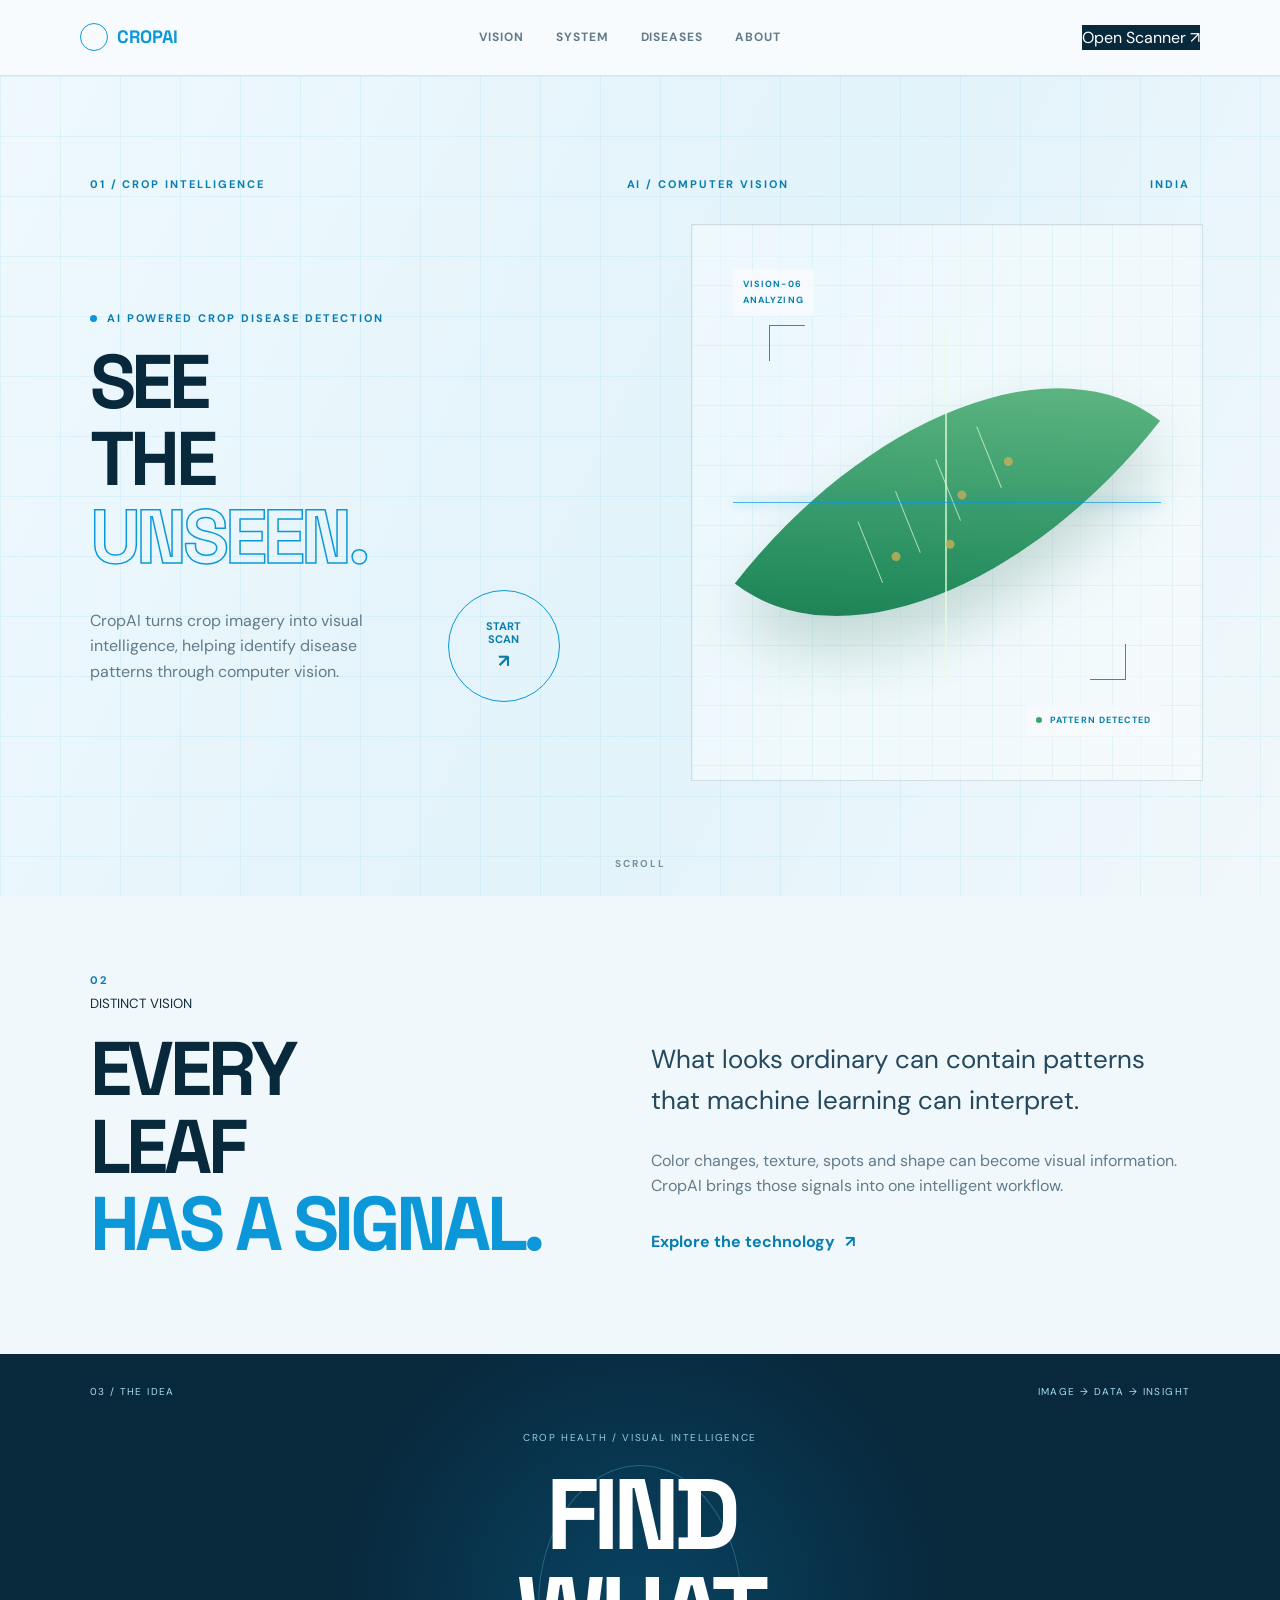
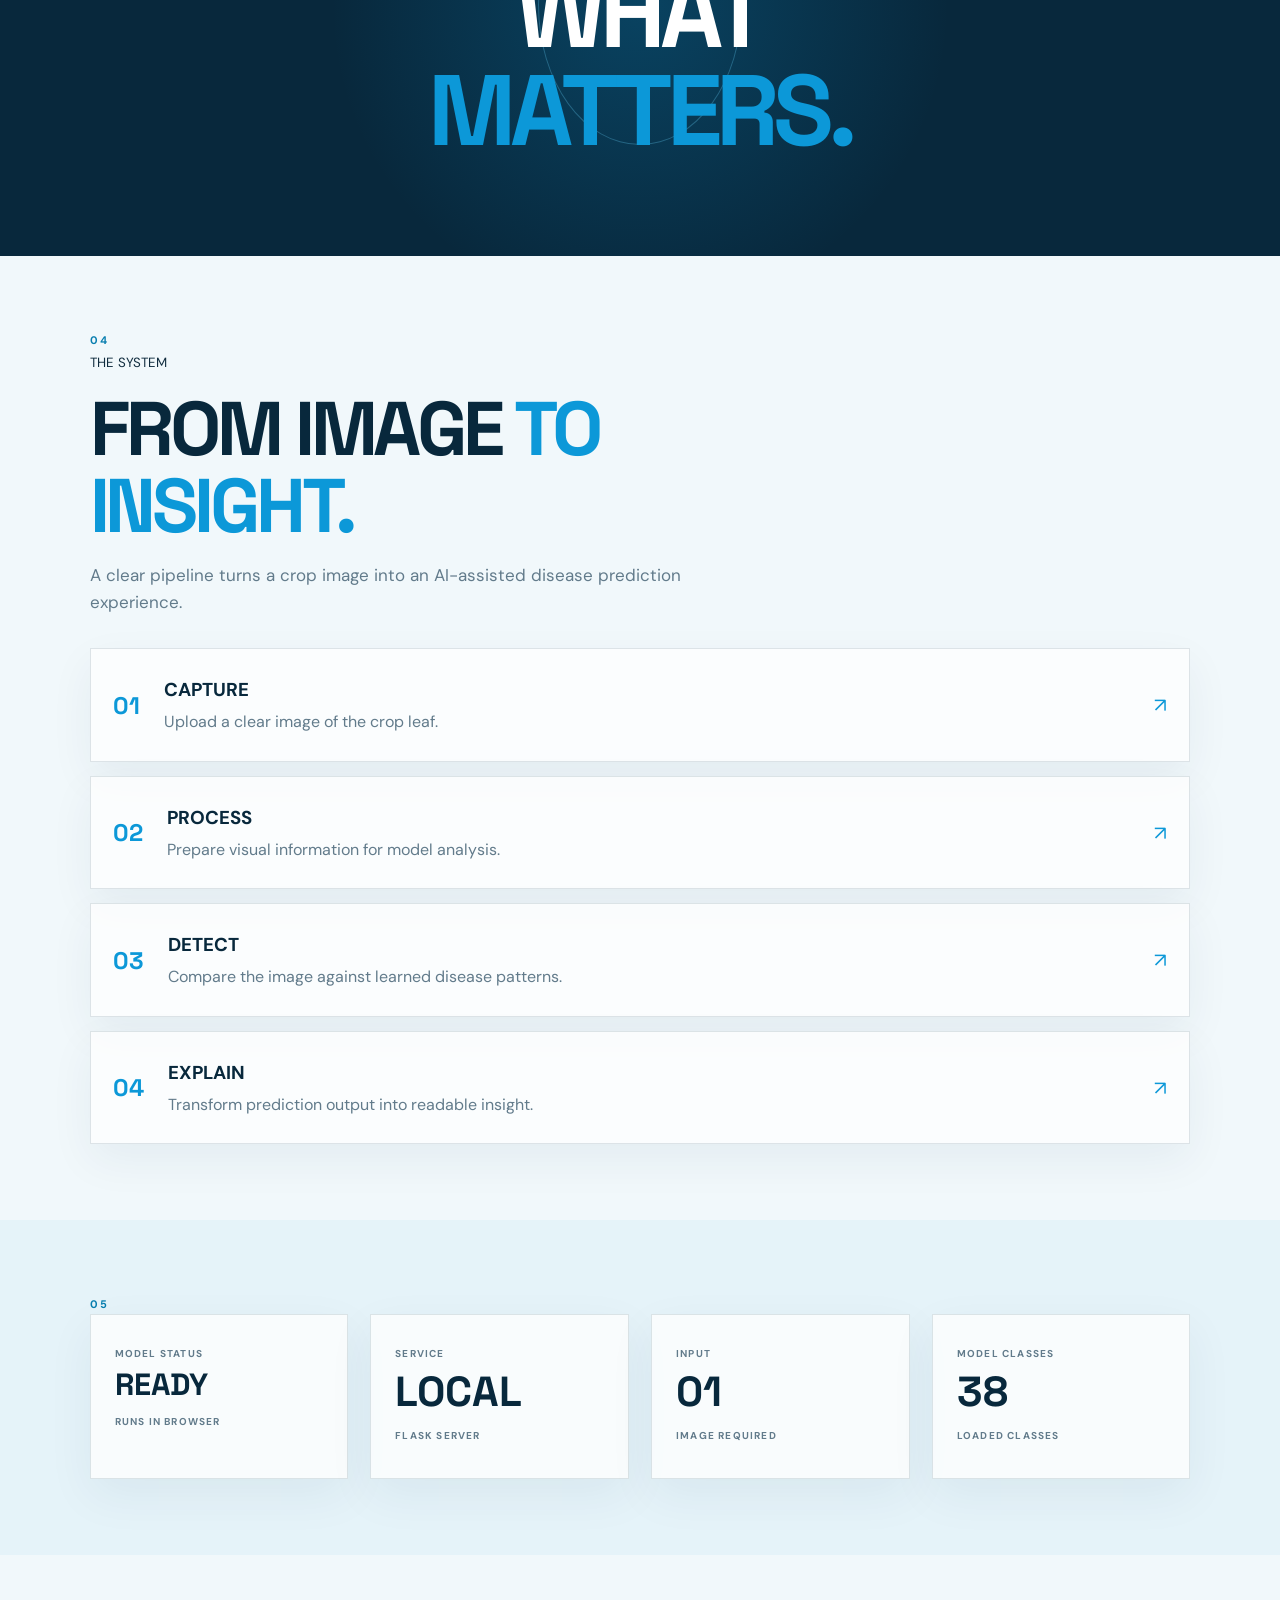
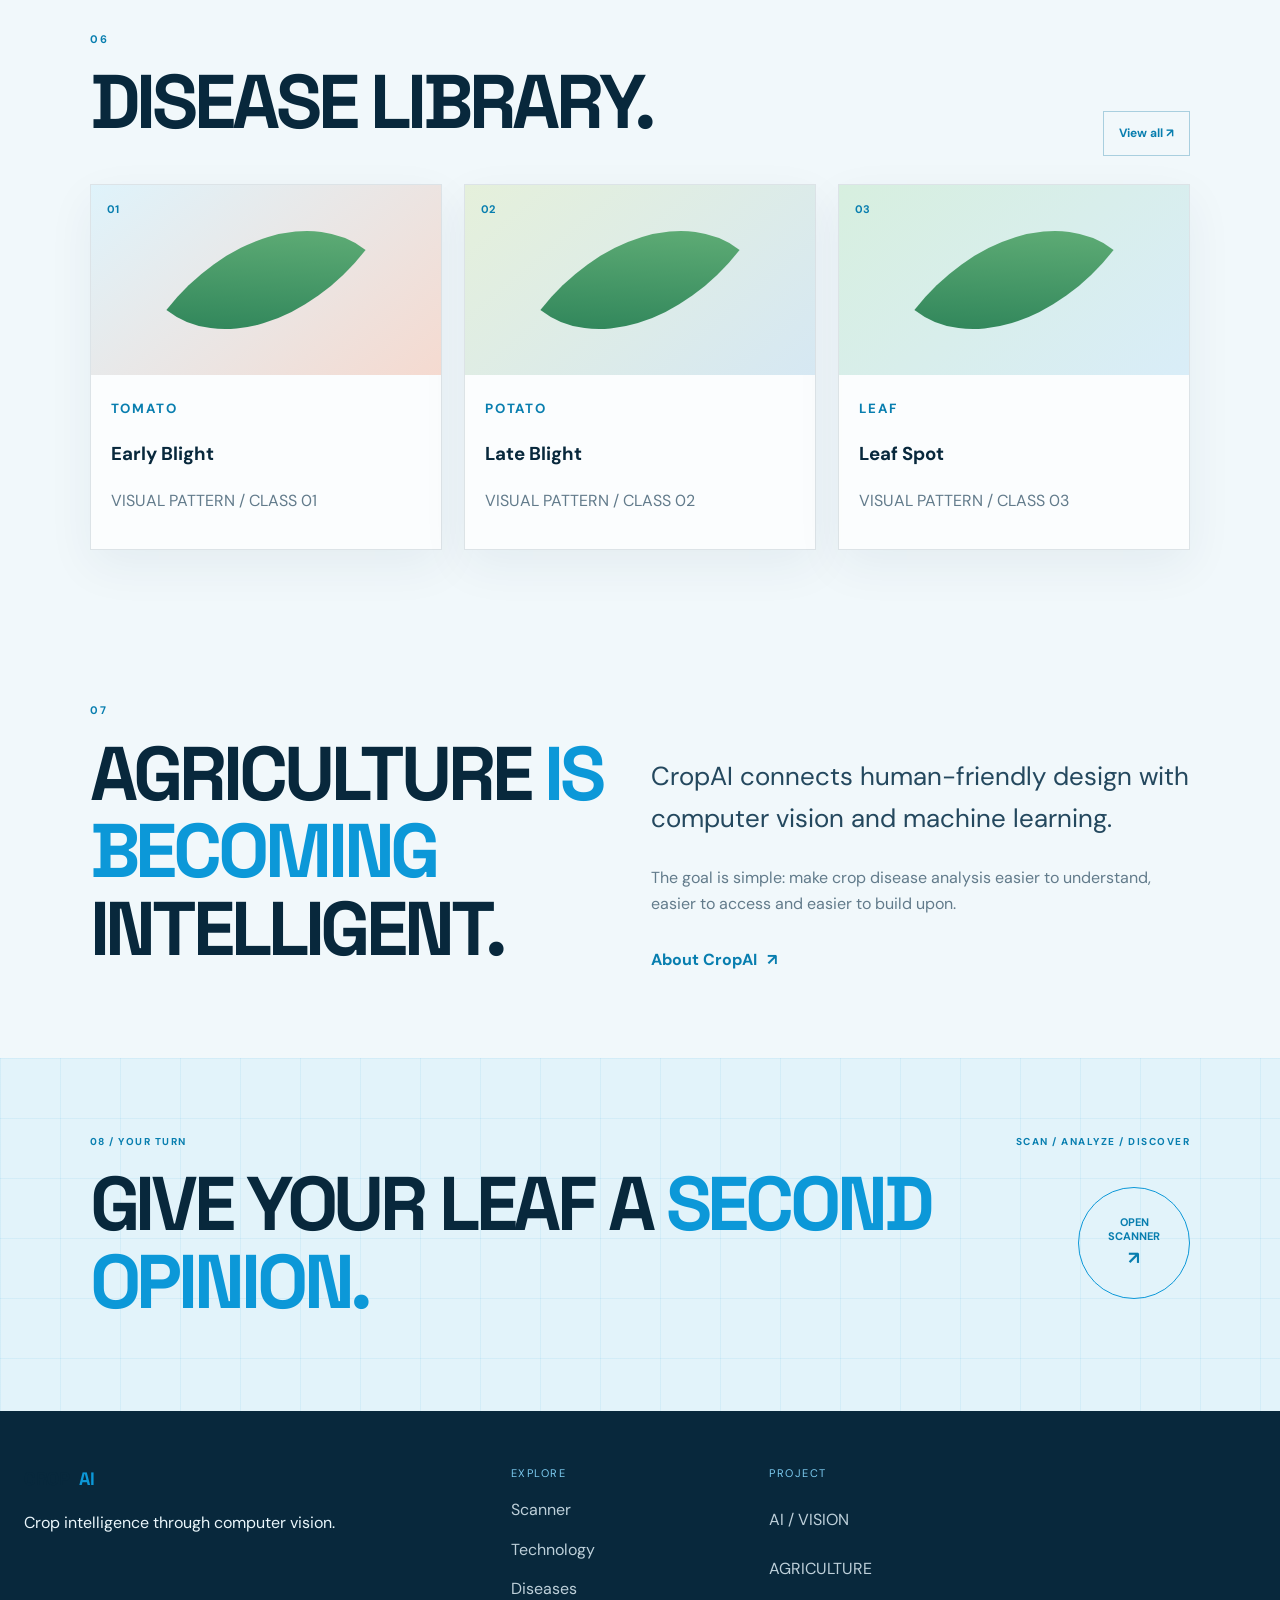
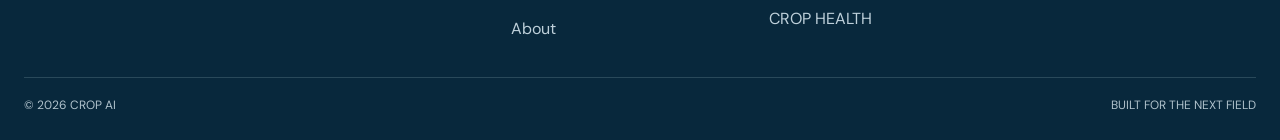
<file: index.html>
﻿<!DOCTYPE html>
<html lang="en">
<head>
    <meta charset="UTF-8">
    <meta name="viewport" content="width=device-width, initial-scale=1.0">
    <title>CropAI — Crop Intelligence</title>
    <link rel="preconnect" href="https://fonts.googleapis.com">
    <link rel="preconnect" href="https://fonts.gstatic.com" crossorigin>
    <link href="https://fonts.googleapis.com/css2?family=DM+Sans:wght@400;500;600;700&family=Space+Grotesk:wght@400;500;600;700&display=swap" rel="stylesheet">
    <link rel="stylesheet" href="style.css">
</head>
<body>

<div class="preloader">
    <div class="preloader-logo">CROP<span>AI</span></div>
    <div class="preloader-line"></div>
    <div class="preloader-text">INTELLIGENCE FOR EVERY LEAF</div>
</div>

<header class="header">
    <a href="#" class="logo">
        <span class="logo-mark"></span>
        <span>CROP<span>AI</span></span>
    </a>

    <nav class="nav">
        <a href="#vision">Vision</a>
        <a href="#system">System</a>
        <a href="#diseases">Diseases</a>
        <a href="#about">About</a>
    </nav>

    <a href="scanner.html" class="launch-btn">
        Open Scanner
        <span>↗</span>
    </a>

    <button class="menu" type="button" aria-label="Toggle navigation" aria-expanded="false">
        <span></span>
        <span></span>
    </button>
</header>

<main>

<section class="hero">

    <div class="hero-grid"></div>

    <div class="top-meta">
        <span>01 / CROP INTELLIGENCE</span>
        <span>AI / COMPUTER VISION</span>
        <span>INDIA</span>
    </div>

    <div class="hero-copy">

        <div class="eyebrow">
            <span></span>
            AI POWERED CROP DISEASE DETECTION
        </div>

        <h1>
            SEE
            <span>THE</span>
            <span class="stroke">UNSEEN.</span>
        </h1>

        <div class="hero-info">
            <p>
                CropAI turns crop imagery into visual intelligence,
                helping identify disease patterns through computer vision.
            </p>

            <a href="scanner.html" class="hero-circle">
                <span>START<br>SCAN</span>
                <strong>↗</strong>
            </a>
        </div>

    </div>

    <div class="hero-visual">

        <div class="visual-grid"></div>

        <div class="leaf-container">
            <div class="leaf">
                <div class="leaf-vein"></div>
                <div class="leaf-vein v1"></div>
                <div class="leaf-vein v2"></div>
                <div class="leaf-vein v3"></div>
                <div class="leaf-vein v4"></div>
                <div class="leaf-spot s1"></div>
                <div class="leaf-spot s2"></div>
                <div class="leaf-spot s3"></div>
                <div class="leaf-spot s4"></div>
            </div>
        </div>

        <div class="scan-frame frame-a"></div>
        <div class="scan-frame frame-b"></div>

        <div class="scan-line"></div>

        <div class="vision-label">
            <span>VISION-06</span>
            <strong>ANALYZING</strong>
        </div>

        <div class="detected">
            <span></span>
            PATTERN DETECTED
        </div>

    </div>

    <div class="scroll-word">
        SCROLL
    </div>

</section>

<section class="intro-section" id="vision">

    <div class="section-number">02</div>

    <div class="intro-grid">

        <div class="intro-title reveal">
            <small>DISTINCT VISION</small>

            <h2>
                EVERY
                <span>LEAF</span>
                <em>HAS A SIGNAL.</em>
            </h2>
        </div>

        <div class="intro-text reveal">
            <p class="lead">
                What looks ordinary can contain patterns that
                machine learning can interpret.
            </p>

            <p>
                Color changes, texture, spots and shape can become
                visual information. CropAI brings those signals
                into one intelligent workflow.
            </p>

            <a href="how-it-works.html" class="text-arrow">
                Explore the technology
                <span>↗</span>
            </a>
        </div>

    </div>

</section>

<section class="manifesto-section">

    <div class="manifesto-bg"></div>

    <div class="manifesto-top">
        <span>03 / THE IDEA</span>
        <span>IMAGE → DATA → INSIGHT</span>
    </div>

    <div class="manifesto-center">
        <div class="manifesto-small">CROP HEALTH / VISUAL INTELLIGENCE</div>

        <h2>
            FIND
            <span>WHAT</span>
            <em>MATTERS.</em>
        </h2>

        <div class="pulse-ring"></div>
    </div>

</section>

<section class="system-section" id="system">

    <div class="section-number">04</div>

    <div class="system-heading reveal">
        <small>THE SYSTEM</small>

        <h2>
            FROM IMAGE
            <span>TO INSIGHT.</span>
        </h2>

        <p>
            A clear pipeline turns a crop image into an
            AI-assisted disease prediction experience.
        </p>
    </div>

    <div class="system-list">

        <article class="system-row reveal">
            <div class="row-no">01</div>

            <div class="row-content">
                <h3>CAPTURE</h3>
                <p>
                    Upload a clear image of the crop leaf.
                </p>
            </div>

            <div class="row-arrow">↗</div>
        </article>

        <article class="system-row reveal">
            <div class="row-no">02</div>

            <div class="row-content">
                <h3>PROCESS</h3>
                <p>
                    Prepare visual information for model analysis.
                </p>
            </div>

            <div class="row-arrow">↗</div>
        </article>

        <article class="system-row reveal">
            <div class="row-no">03</div>

            <div class="row-content">
                <h3>DETECT</h3>
                <p>
                    Compare the image against learned disease patterns.
                </p>
            </div>

            <div class="row-arrow">↗</div>
        </article>

        <article class="system-row reveal">
            <div class="row-no">04</div>

            <div class="row-content">
                <h3>EXPLAIN</h3>
                <p>
                    Transform prediction output into readable insight.
                </p>
            </div>

            <div class="row-arrow">↗</div>
        </article>

    </div>

</section>

<section class="numbers-section">

    <div class="section-number">05</div>

    <div class="numbers-grid">

        <div class="number-card">
            <small>MODEL STATUS</small>
            <strong id="homeModelStatus">CHECK</strong>
            <p id="homeModelMessage">CHECKING SERVER</p>
        </div>

        <div class="number-card">
            <small>SERVICE</small>
            <strong>LOCAL</strong>
            <p>FLASK SERVER</p>
        </div>

        <div class="number-card">
            <small>INPUT</small>
            <strong>01</strong>
            <p>IMAGE REQUIRED</p>
        </div>

        <div class="number-card">
            <small>MODEL CLASSES</small>
            <strong id="homeClassCount">0</strong>
            <p id="homeClassMessage">NOT CONFIGURED</p>
        </div>

    </div>

</section>

<section class="diseases-section" id="diseases">

    <div class="disease-top">

        <div>
            <div class="section-number">06</div>

            <h2>
                DISEASE
                <span>LIBRARY.</span>
            </h2>
        </div>

        <a href="diseases.html" class="library-btn">
            View all
            <span>↗</span>
        </a>

    </div>

    <div class="disease-grid">

        <article class="disease-card large-card">

            <div class="disease-visual tomato">
                <div class="fake-leaf"></div>
                <span class="visual-tag">01</span>
            </div>

            <div class="disease-copy">
                <small>TOMATO</small>
                <h3>Early Blight</h3>
                <p>VISUAL PATTERN / CLASS 01</p>
            </div>

        </article>

        <article class="disease-card">

            <div class="disease-visual potato">
                <div class="fake-leaf"></div>
                <span class="visual-tag">02</span>
            </div>

            <div class="disease-copy">
                <small>POTATO</small>
                <h3>Late Blight</h3>
                <p>VISUAL PATTERN / CLASS 02</p>
            </div>

        </article>

        <article class="disease-card">

            <div class="disease-visual leaf-disease">
                <div class="fake-leaf"></div>
                <span class="visual-tag">03</span>
            </div>

            <div class="disease-copy">
                <small>LEAF</small>
                <h3>Leaf Spot</h3>
                <p>VISUAL PATTERN / CLASS 03</p>
            </div>

        </article>

    </div>

</section>

<section class="about-section" id="about">

    <div class="section-number">07</div>

    <div class="about-grid">

        <h2>
            AGRICULTURE
            <span>IS BECOMING</span>
            INTELLIGENT.
        </h2>

        <div class="about-copy">

            <p class="lead">
                CropAI connects human-friendly design with
                computer vision and machine learning.
            </p>

            <p>
                The goal is simple: make crop disease analysis
                easier to understand, easier to access and easier
                to build upon.
            </p>

            <a href="about.html" class="text-arrow">
                About CropAI
                <span>↗</span>
            </a>

        </div>

    </div>

</section>

<section class="final-section">

    <div class="final-grid"></div>

    <div class="final-top">
        <span>08 / YOUR TURN</span>
        <span>SCAN / ANALYZE / DISCOVER</span>
    </div>

    <div class="final-content">

        <h2>
            GIVE YOUR
            <span>LEAF A</span>
            <em>SECOND OPINION.</em>
        </h2>

        <a href="scanner.html" class="final-circle">
            <span>OPEN<br>SCANNER</span>
            <strong>↗</strong>
        </a>

    </div>

</section>

</main>

<footer class="footer">

    <div class="footer-grid">

        <div class="footer-brand">
            <a href="#">CROP<span>AI</span></a>
            <p>
                Crop intelligence through
                computer vision.
            </p>
        </div>

        <div class="footer-nav">
            <small>EXPLORE</small>
            <a href="scanner.html">Scanner</a>
            <a href="how-it-works.html">Technology</a>
            <a href="diseases.html">Diseases</a>
            <a href="about.html">About</a>
        </div>

        <div class="footer-nav">
            <small>PROJECT</small>
            <span>AI / VISION</span>
            <span>AGRICULTURE</span>
            <span>CROP HEALTH</span>
        </div>

    </div>

    <div class="footer-bottom">
        <span>© 2026 CROP AI</span>
        <span>BUILT FOR THE NEXT FIELD</span>
    </div>

</footer>

<script src="classifier.js"></script>
<script src="script.js"></script>

</body>
</html>
</file>
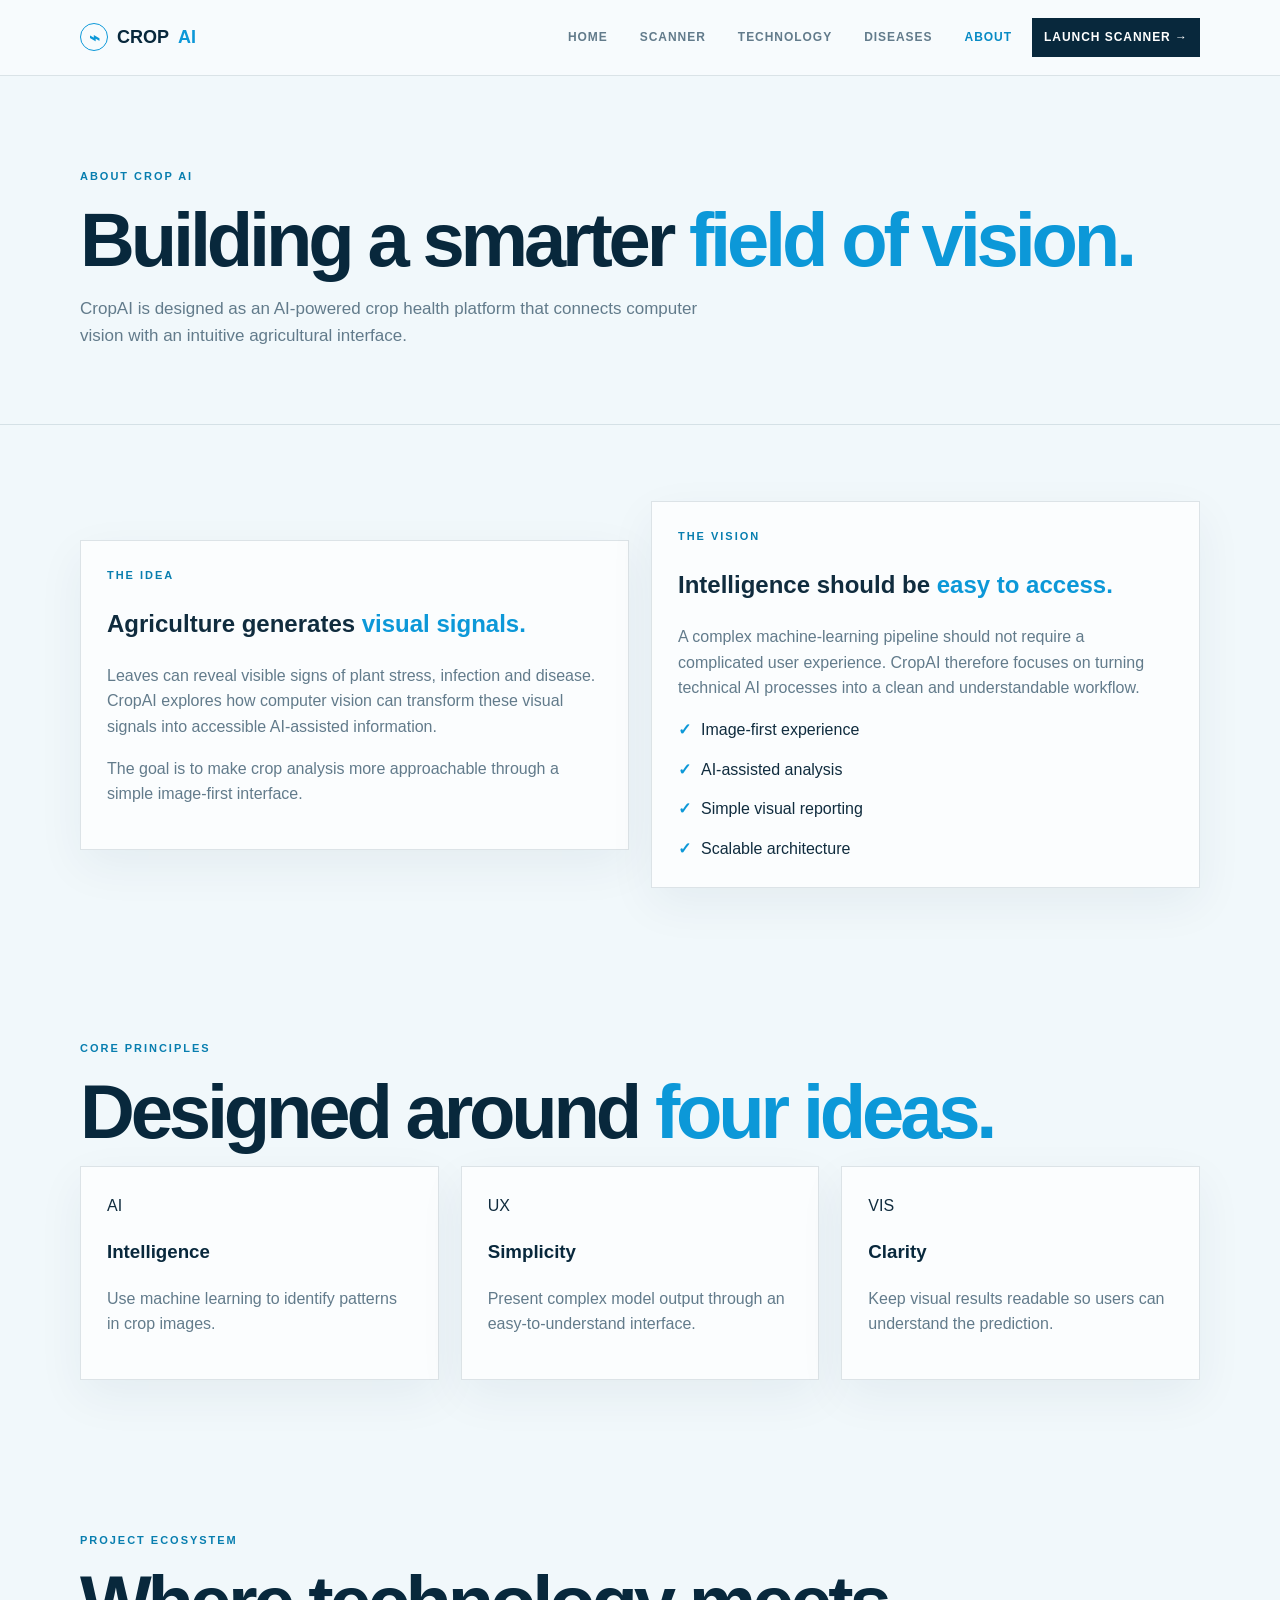
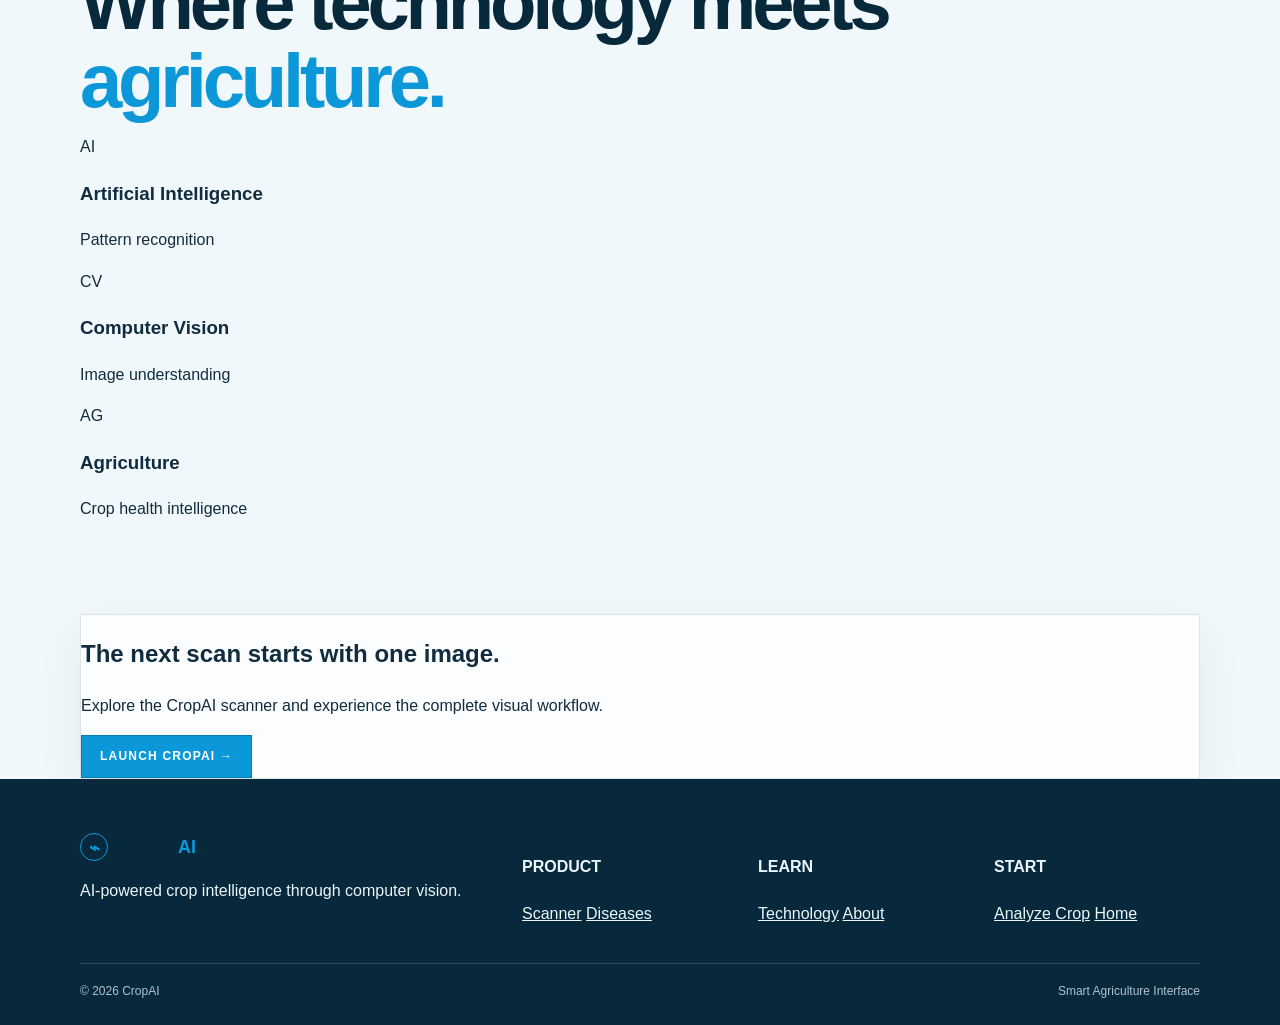
<file: about.html>
<!DOCTYPE html>
<html lang="en">
<head>
    <meta charset="UTF-8">
    <meta name="viewport" content="width=device-width, initial-scale=1.0">
    <title>CropAI — About</title>
    <link rel="stylesheet" href="style.css">
</head>
<body>

<div class="loader">
    <div class="loader-inner">
        <div class="loader-logo">CROP<span>AI</span></div>
        <div class="loader-line"></div>
        <div class="loader-text">INITIALIZING VISION SYSTEM</div>
    </div>
</div>

<div class="cursor-glow"></div>

<header class="navbar">
    <a href="index.html" class="logo">
        <div class="logo-mark">⌁</div>
        CROP<span>AI</span>
    </a>

    <nav class="nav-links">
        <a href="index.html">Home</a>
        <a href="scanner.html">Scanner</a>
        <a href="how-it-works.html">Technology</a>
        <a href="diseases.html">Diseases</a>
        <a href="about.html" class="active">About</a>
        <a href="scanner.html" class="nav-cta">Launch Scanner →</a>
    </nav>

    <button class="menu-btn">☰</button>
</header>

<main>

<section class="page-hero">
    <div class="container">
        <div class="eyebrow">ABOUT CROP AI</div>
        <h1 class="section-title">Building a smarter <span>field of vision.</span></h1>
        <p class="section-description">
            CropAI is designed as an AI-powered crop health platform that connects
            computer vision with an intuitive agricultural interface.
        </p>
    </div>
</section>

<section class="section">
    <div class="container">

        <div class="about-grid">

            <div class="glass-panel about-panel reveal">

                <div class="section-label">THE IDEA</div>

                <h2>
                    Agriculture generates
                    <span>visual signals.</span>
                </h2>

                <p>
                    Leaves can reveal visible signs of plant stress, infection and disease.
                    CropAI explores how computer vision can transform these visual signals
                    into accessible AI-assisted information.
                </p>

                <p>
                    The goal is to make crop analysis more approachable through a simple
                    image-first interface.
                </p>

            </div>

            <div class="glass-panel about-panel reveal">

                <div class="section-label">THE VISION</div>

                <h2>
                    Intelligence should be
                    <span>easy to access.</span>
                </h2>

                <p>
                    A complex machine-learning pipeline should not require a complicated
                    user experience. CropAI therefore focuses on turning technical AI
                    processes into a clean and understandable workflow.
                </p>

                <div class="feature-list">

                    <div class="feature">
                        <div class="feature-icon">✓</div>
                        Image-first experience
                    </div>

                    <div class="feature">
                        <div class="feature-icon">✓</div>
                        AI-assisted analysis
                    </div>

                    <div class="feature">
                        <div class="feature-icon">✓</div>
                        Simple visual reporting
                    </div>

                    <div class="feature">
                        <div class="feature-icon">✓</div>
                        Scalable architecture
                    </div>

                </div>

            </div>

        </div>

    </div>
</section>

<section class="section">
    <div class="container">

        <div class="section-head">
            <div class="section-label">CORE PRINCIPLES</div>
            <h2 class="section-title">Designed around <span>four ideas.</span></h2>
        </div>

        <div class="info-grid">

            <div class="info-card reveal">
                <div class="info-card-icon">AI</div>
                <h3>Intelligence</h3>
                <p>
                    Use machine learning to identify patterns in crop images.
                </p>
            </div>

            <div class="info-card reveal">
                <div class="info-card-icon">UX</div>
                <h3>Simplicity</h3>
                <p>
                    Present complex model output through an easy-to-understand interface.
                </p>
            </div>

            <div class="info-card reveal">
                <div class="info-card-icon">VIS</div>
                <h3>Clarity</h3>
                <p>
                    Keep visual results readable so users can understand the prediction.
                </p>
            </div>

        </div>

    </div>
</section>

<section class="section">
    <div class="container">

        <div class="section-head">
            <div class="section-label">PROJECT ECOSYSTEM</div>
            <h2 class="section-title">Where technology meets <span>agriculture.</span></h2>
        </div>

        <div class="team-grid">

            <div class="team-card reveal">
                <div class="team-avatar">AI</div>
                <h3>Artificial Intelligence</h3>
                <p>Pattern recognition</p>
            </div>

            <div class="team-card reveal">
                <div class="team-avatar">CV</div>
                <h3>Computer Vision</h3>
                <p>Image understanding</p>
            </div>

            <div class="team-card reveal">
                <div class="team-avatar">AG</div>
                <h3>Agriculture</h3>
                <p>Crop health intelligence</p>
            </div>

        </div>

    </div>
</section>

<section class="cta-section">
    <div class="container">

        <div class="cta-box">

            <h2>The next scan starts with one image.</h2>

            <p>
                Explore the CropAI scanner and experience the complete visual workflow.
            </p>

            <a href="scanner.html" class="btn">Launch CropAI →</a>

        </div>

    </div>
</section>

</main>

<footer class="footer">
    <div class="container">

        <div class="footer-grid">

            <div class="footer-brand">
                <a href="index.html" class="logo">
                    <div class="logo-mark">⌁</div>
                    CROP<span>AI</span>
                </a>
                <p>
                    AI-powered crop intelligence through computer vision.
                </p>
            </div>

            <div>
                <h4>PRODUCT</h4>
                <a href="scanner.html">Scanner</a>
                <a href="diseases.html">Diseases</a>
            </div>

            <div>
                <h4>LEARN</h4>
                <a href="how-it-works.html">Technology</a>
                <a href="about.html">About</a>
            </div>

            <div>
                <h4>START</h4>
                <a href="scanner.html">Analyze Crop</a>
                <a href="index.html">Home</a>
            </div>

        </div>

        <div class="footer-bottom">
            <span>© 2026 CropAI</span>
            <span>Smart Agriculture Interface</span>
        </div>

    </div>
</footer>

<script src="script.js"></script>
</body>
</html>
</file>
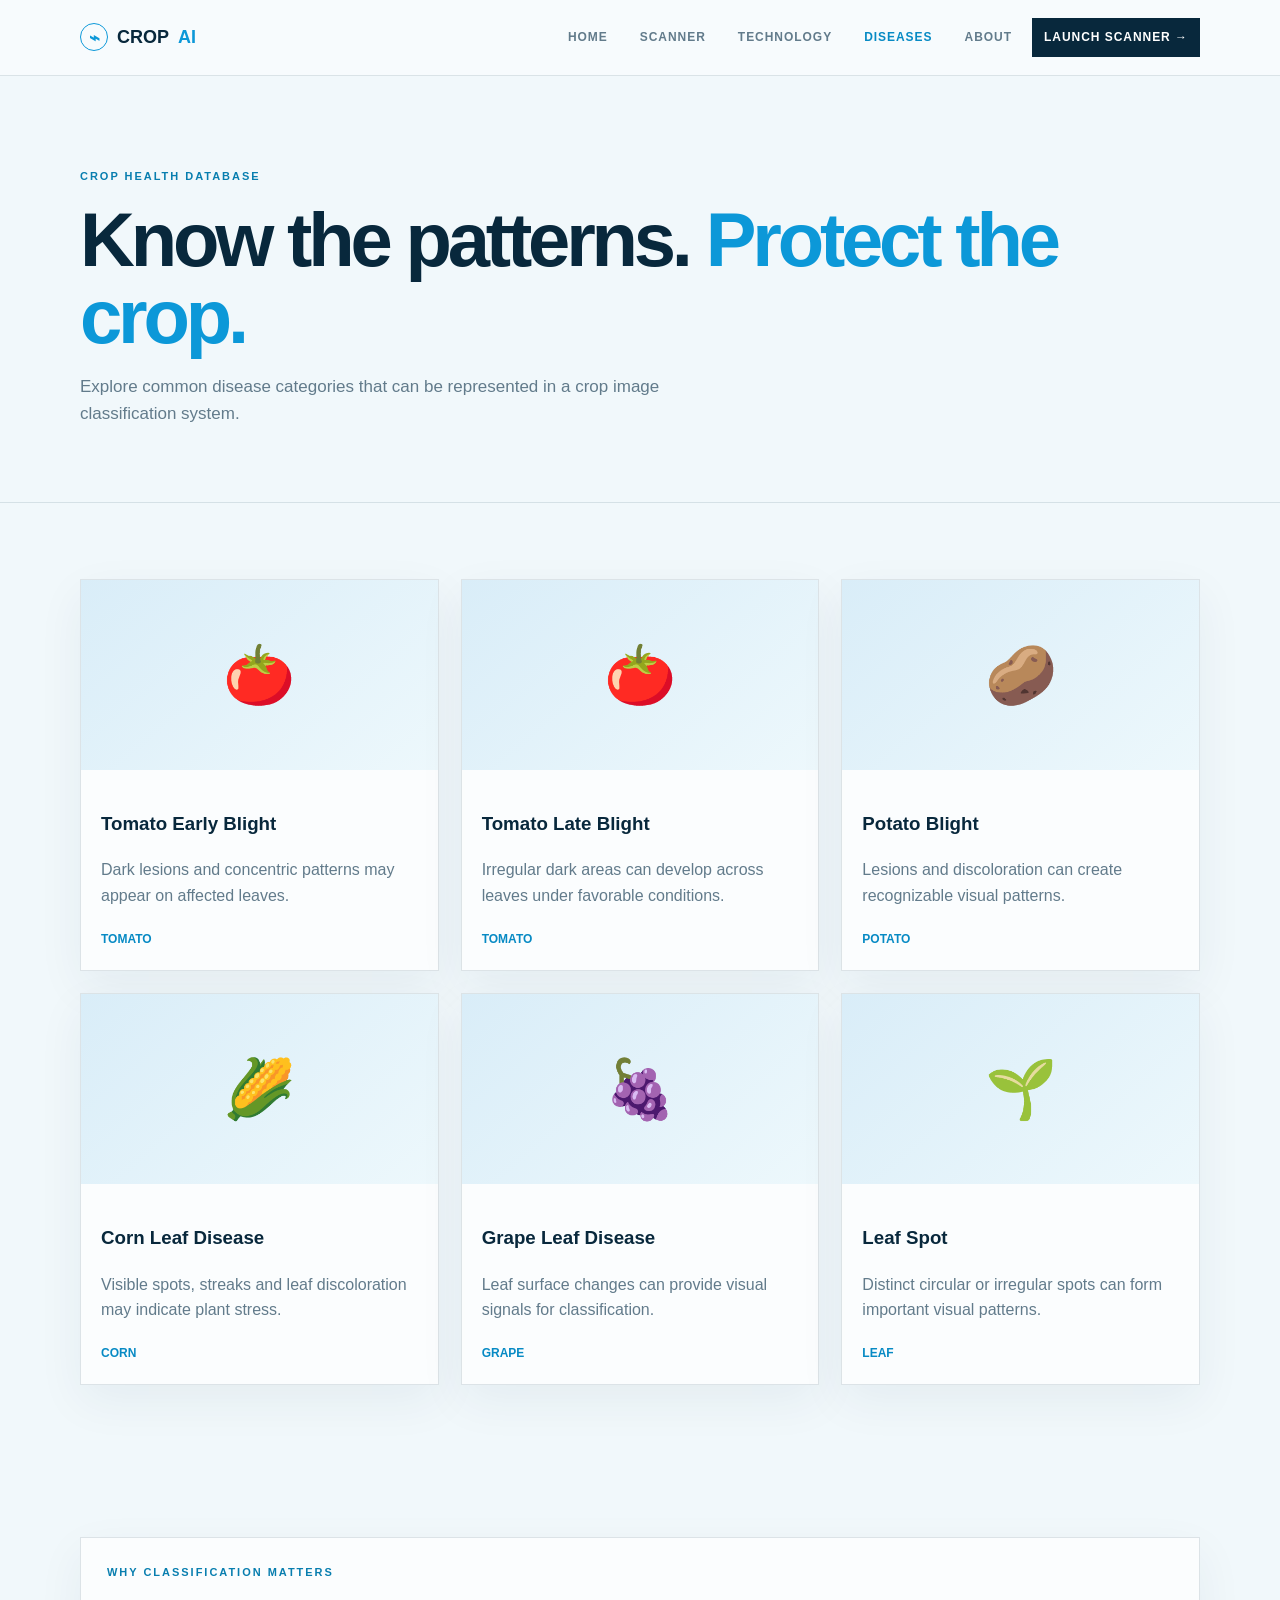
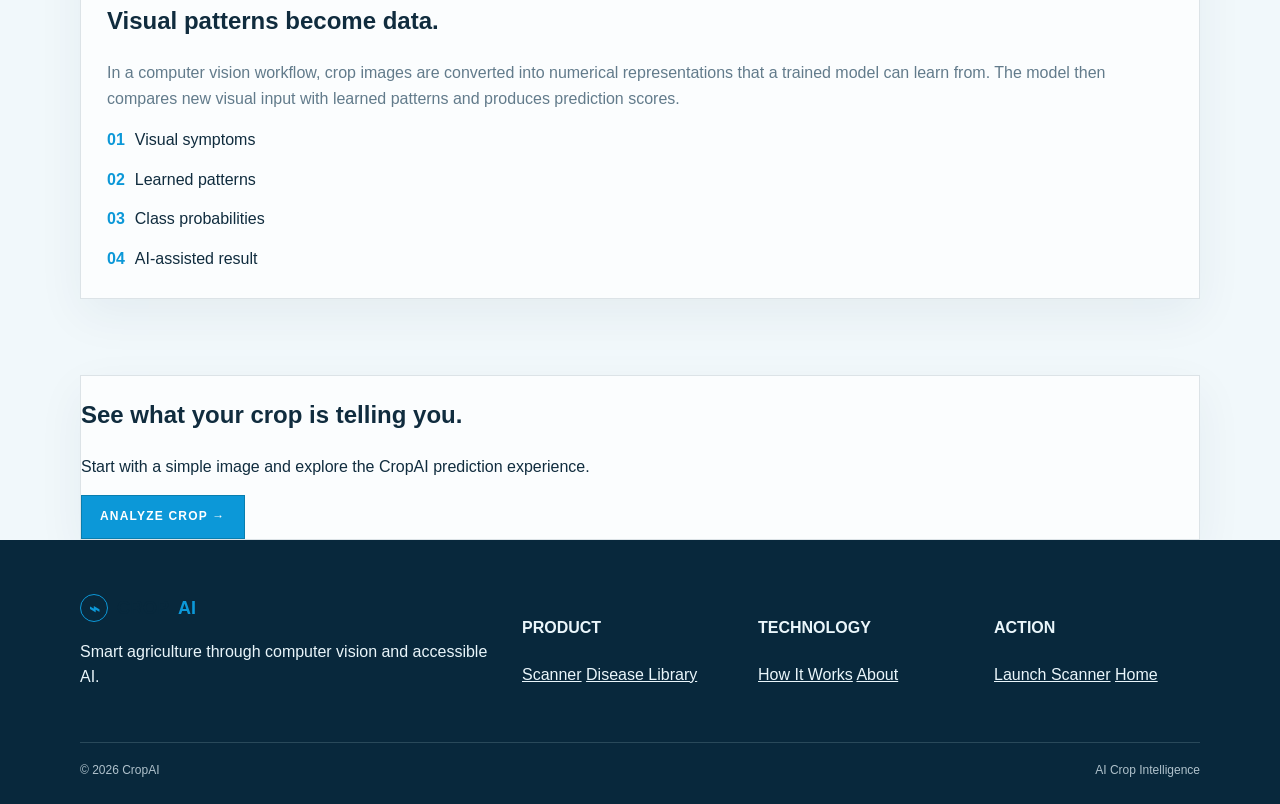
<file: diseases.html>
<!DOCTYPE html>
<html lang="en">
<head>
    <meta charset="UTF-8">
    <meta name="viewport" content="width=device-width, initial-scale=1.0">
    <title>CropAI — Disease Library</title>
    <link rel="stylesheet" href="style.css">
</head>
<body>

<div class="loader">
    <div class="loader-inner">
        <div class="loader-logo">CROP<span>AI</span></div>
        <div class="loader-line"></div>
        <div class="loader-text">INITIALIZING VISION SYSTEM</div>
    </div>
</div>

<div class="cursor-glow"></div>

<header class="navbar">
    <a href="index.html" class="logo">
        <div class="logo-mark">⌁</div>
        CROP<span>AI</span>
    </a>

    <nav class="nav-links">
        <a href="index.html">Home</a>
        <a href="scanner.html">Scanner</a>
        <a href="how-it-works.html">Technology</a>
        <a href="diseases.html" class="active">Diseases</a>
        <a href="about.html">About</a>
        <a href="scanner.html" class="nav-cta">Launch Scanner →</a>
    </nav>

    <button class="menu-btn">☰</button>
</header>

<main>

<section class="page-hero">
    <div class="container">
        <div class="eyebrow">CROP HEALTH DATABASE</div>
        <h1 class="section-title">Know the patterns. <span>Protect the crop.</span></h1>
        <p class="section-description">
            Explore common disease categories that can be represented in a
            crop image classification system.
        </p>
    </div>
</section>

<section class="page-shell">
    <div class="container">

        <div class="disease-grid">

            <article class="disease-card reveal">
                <div class="disease-image">
                    <div class="disease-placeholder">🍅</div>
                </div>
                <div class="disease-content">
                    <h3>Tomato Early Blight</h3>
                    <p>
                        Dark lesions and concentric patterns may appear on affected leaves.
                    </p>
                    <span class="disease-tag">Tomato</span>
                </div>
            </article>

            <article class="disease-card reveal">
                <div class="disease-image">
                    <div class="disease-placeholder">🍅</div>
                </div>
                <div class="disease-content">
                    <h3>Tomato Late Blight</h3>
                    <p>
                        Irregular dark areas can develop across leaves under favorable conditions.
                    </p>
                    <span class="disease-tag">Tomato</span>
                </div>
            </article>

            <article class="disease-card reveal">
                <div class="disease-image">
                    <div class="disease-placeholder">🥔</div>
                </div>
                <div class="disease-content">
                    <h3>Potato Blight</h3>
                    <p>
                        Lesions and discoloration can create recognizable visual patterns.
                    </p>
                    <span class="disease-tag">Potato</span>
                </div>
            </article>

            <article class="disease-card reveal">
                <div class="disease-image">
                    <div class="disease-placeholder">🌽</div>
                </div>
                <div class="disease-content">
                    <h3>Corn Leaf Disease</h3>
                    <p>
                        Visible spots, streaks and leaf discoloration may indicate plant stress.
                    </p>
                    <span class="disease-tag">Corn</span>
                </div>
            </article>

            <article class="disease-card reveal">
                <div class="disease-image">
                    <div class="disease-placeholder">🍇</div>
                </div>
                <div class="disease-content">
                    <h3>Grape Leaf Disease</h3>
                    <p>
                        Leaf surface changes can provide visual signals for classification.
                    </p>
                    <span class="disease-tag">Grape</span>
                </div>
            </article>

            <article class="disease-card reveal">
                <div class="disease-image">
                    <div class="disease-placeholder">🌱</div>
                </div>
                <div class="disease-content">
                    <h3>Leaf Spot</h3>
                    <p>
                        Distinct circular or irregular spots can form important visual patterns.
                    </p>
                    <span class="disease-tag">Leaf</span>
                </div>
            </article>

        </div>

    </div>
</section>

<section class="section">
    <div class="container">

        <div class="glass-panel about-panel">

            <div class="section-label">WHY CLASSIFICATION MATTERS</div>

            <h2>Visual patterns become <span>data.</span></h2>

            <p>
                In a computer vision workflow, crop images are converted into numerical
                representations that a trained model can learn from. The model then compares
                new visual input with learned patterns and produces prediction scores.
            </p>

            <div class="feature-list">

                <div class="feature">
                    <div class="feature-icon">01</div>
                    Visual symptoms
                </div>

                <div class="feature">
                    <div class="feature-icon">02</div>
                    Learned patterns
                </div>

                <div class="feature">
                    <div class="feature-icon">03</div>
                    Class probabilities
                </div>

                <div class="feature">
                    <div class="feature-icon">04</div>
                    AI-assisted result
                </div>

            </div>

        </div>

    </div>
</section>

<section class="cta-section">
    <div class="container">
        <div class="cta-box">

            <h2>See what your crop is telling you.</h2>

            <p>
                Start with a simple image and explore the CropAI prediction experience.
            </p>

            <a href="scanner.html" class="btn">Analyze Crop →</a>

        </div>
    </div>
</section>

</main>

<footer class="footer">
    <div class="container">

        <div class="footer-grid">

            <div class="footer-brand">
                <a href="index.html" class="logo">
                    <div class="logo-mark">⌁</div>
                    CROP<span>AI</span>
                </a>
                <p>
                    Smart agriculture through computer vision and accessible AI.
                </p>
            </div>

            <div>
                <h4>PRODUCT</h4>
                <a href="scanner.html">Scanner</a>
                <a href="diseases.html">Disease Library</a>
            </div>

            <div>
                <h4>TECHNOLOGY</h4>
                <a href="how-it-works.html">How It Works</a>
                <a href="about.html">About</a>
            </div>

            <div>
                <h4>ACTION</h4>
                <a href="scanner.html">Launch Scanner</a>
                <a href="index.html">Home</a>
            </div>

        </div>

        <div class="footer-bottom">
            <span>© 2026 CropAI</span>
            <span>AI Crop Intelligence</span>
        </div>

    </div>
</footer>

<script src="script.js"></script>
</body>
</html>
</file>
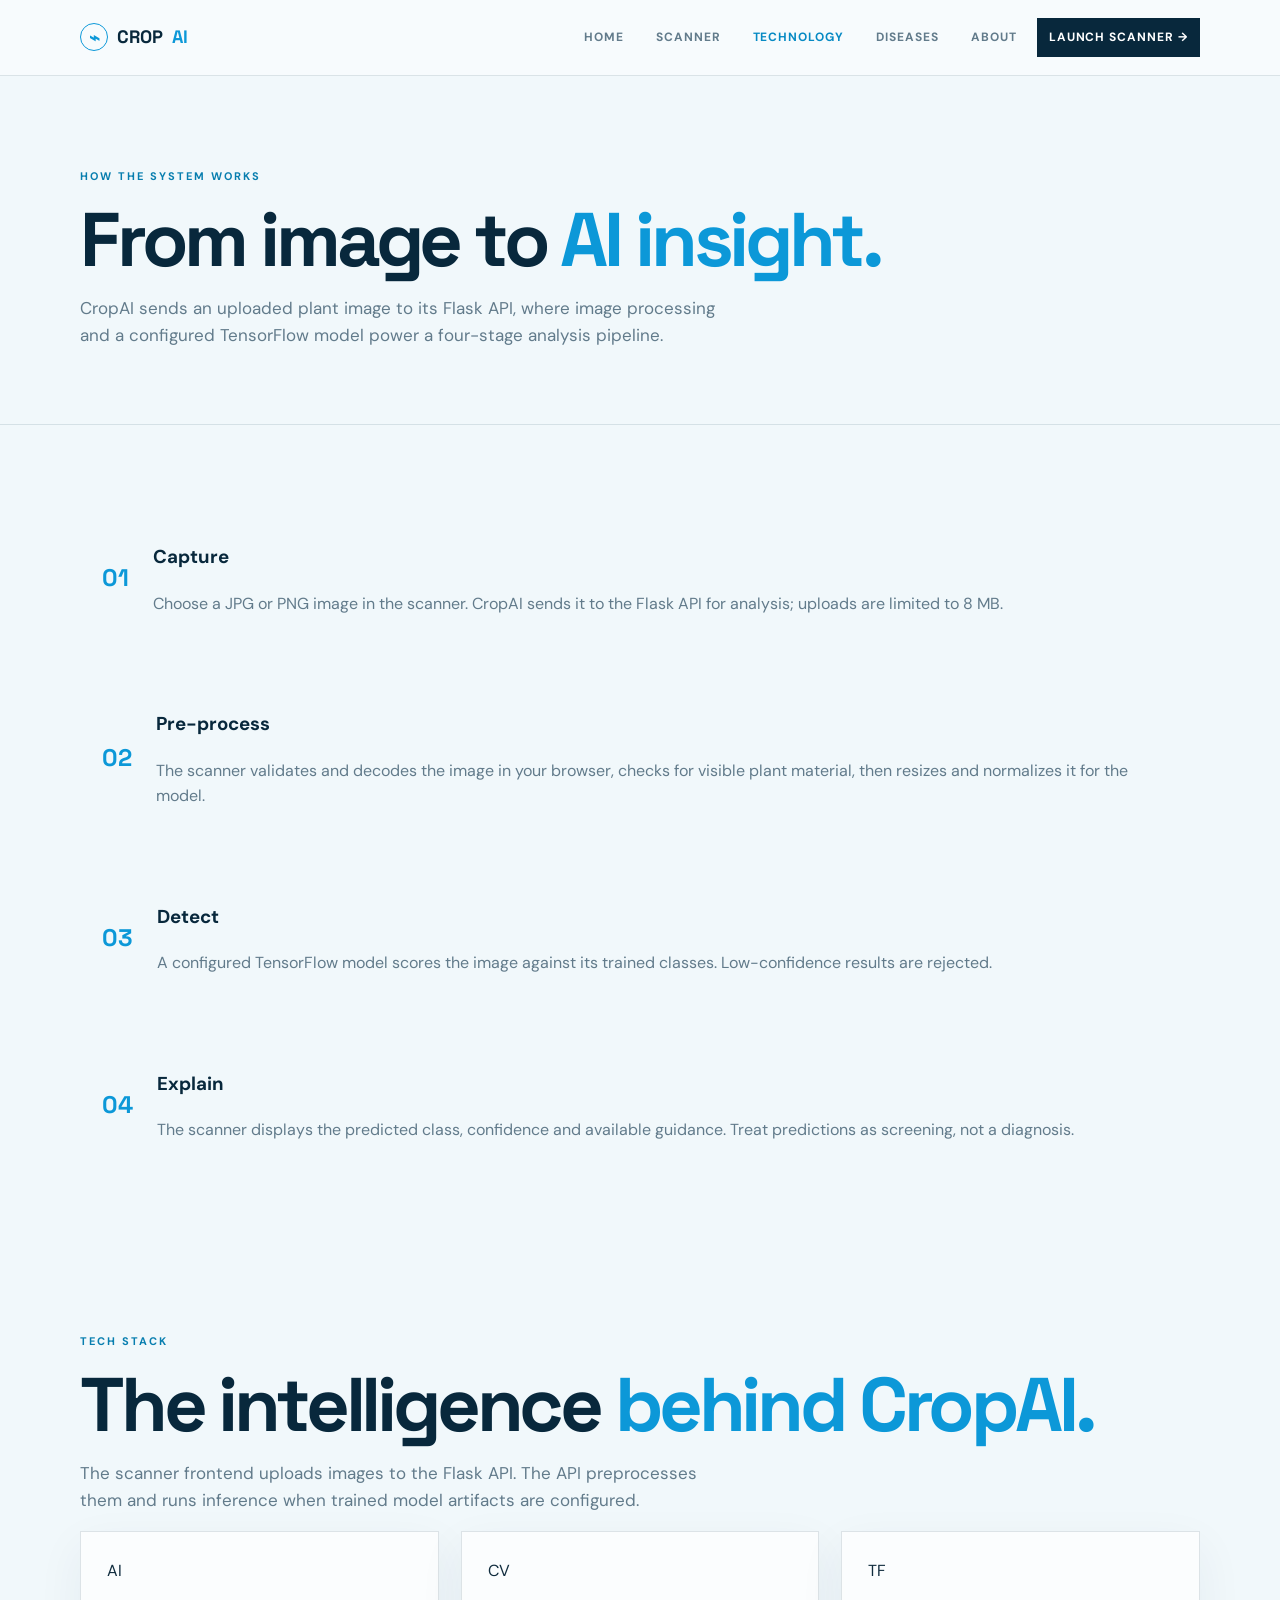
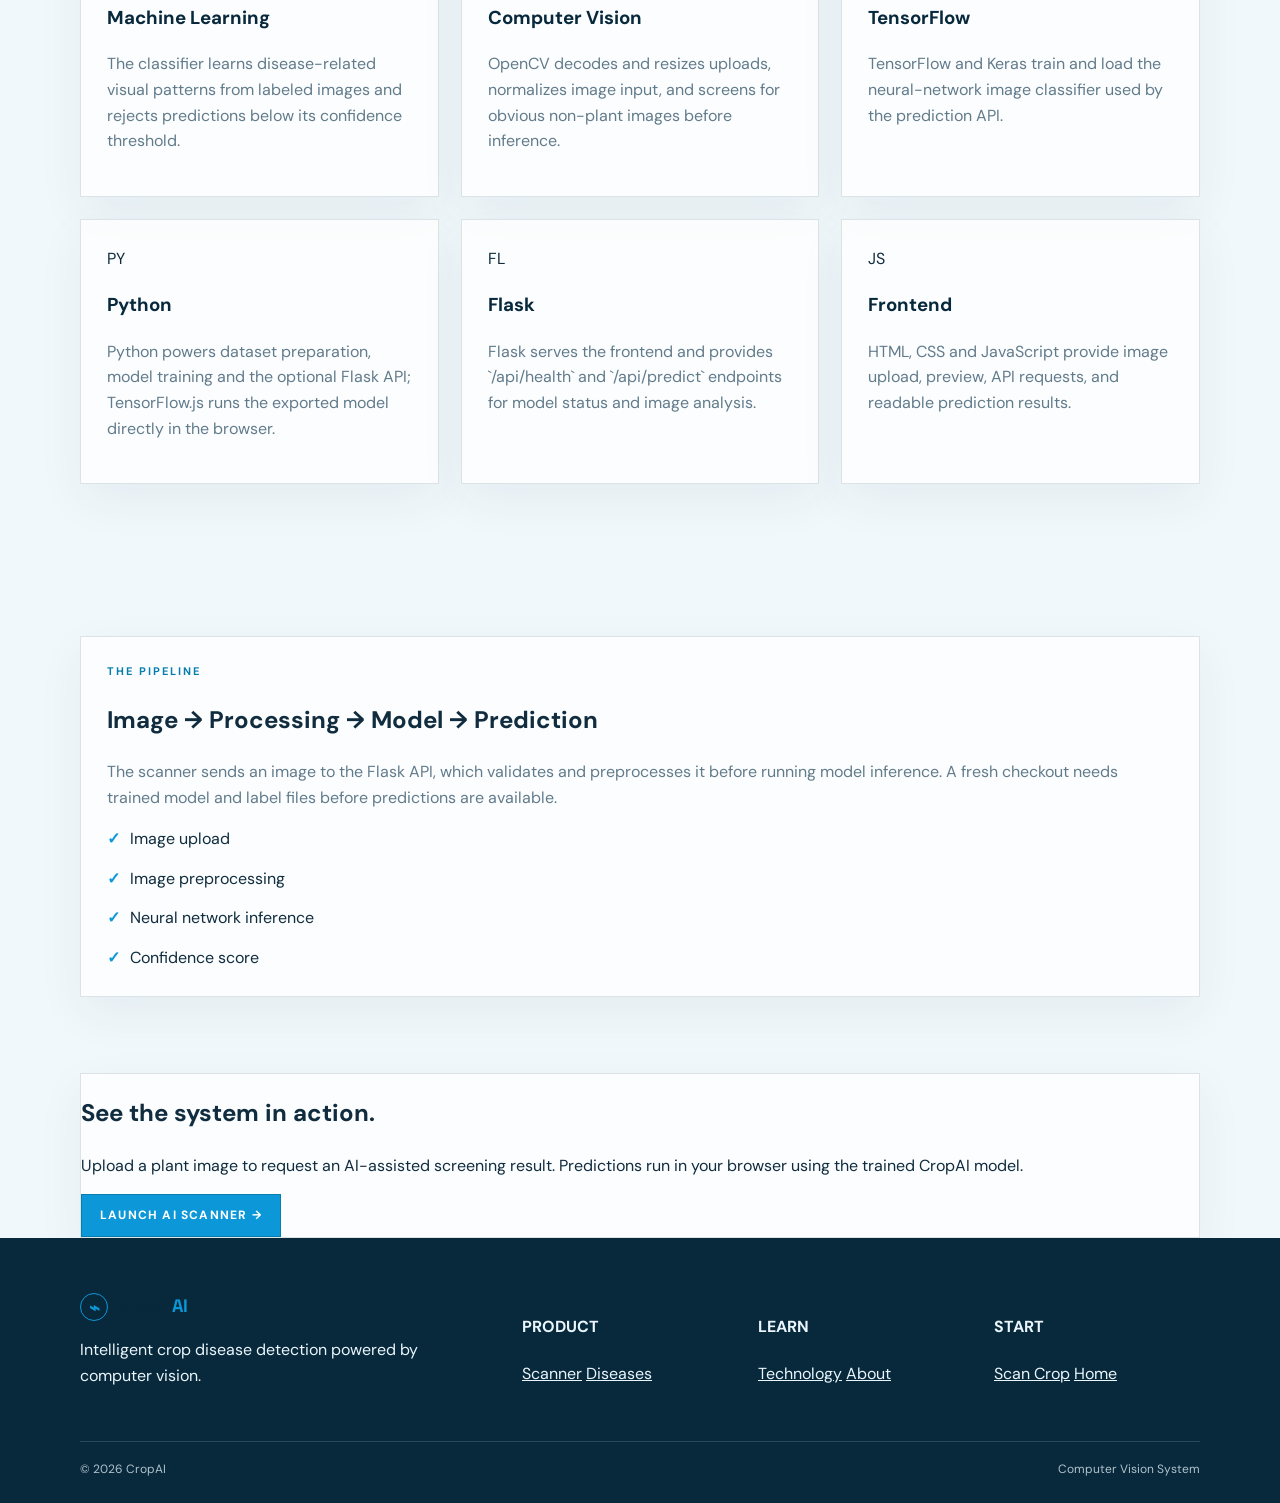
<file: how-it-works.html>
<!DOCTYPE html>
<html lang="en">
<head>
    <meta charset="UTF-8">
    <meta name="viewport" content="width=device-width, initial-scale=1.0">
    <title>CropAI — How It Works</title>
    <meta name="description" content="Learn how CropAI processes crop images and uses a trained computer vision model to identify supported plant disease patterns.">
    <meta name="theme-color" content="#dfeef3">
    <meta property="og:type" content="website">
    <meta property="og:title" content="How CropAI Works">
    <meta property="og:description" content="Explore CropAI's image-processing and crop disease classification pipeline.">
    <meta name="twitter:card" content="summary">
    <link rel="preconnect" href="https://fonts.googleapis.com">
    <link rel="preconnect" href="https://fonts.gstatic.com" crossorigin>
    <link href="https://fonts.googleapis.com/css2?family=DM+Sans:wght@400;500;600;700&family=Space+Grotesk:wght@400;500;600;700&display=swap" rel="stylesheet">
    <link rel="stylesheet" href="style.css">
</head>
<body>

<div class="loader" aria-hidden="true">
    <div class="loader-inner">
        <div class="loader-logo">CROP<span>AI</span></div>
        <div class="loader-line"></div>
        <div class="loader-text">INITIALIZING VISION SYSTEM</div>
    </div>
</div>

<div class="cursor-glow" aria-hidden="true"></div>

<header class="navbar">
    <a href="index.html" class="logo">
        <div class="logo-mark">⌁</div>
        CROP<span>AI</span>
    </a>

    <nav id="main-navigation" class="nav-links" aria-label="Main navigation">
        <a href="index.html">Home</a>
        <a href="scanner.html">Scanner</a>
        <a href="how-it-works.html" class="active" aria-current="page">Technology</a>
        <a href="diseases.html">Diseases</a>
        <a href="about.html">About</a>
        <a href="scanner.html" class="nav-cta">Launch Scanner →</a>
    </nav>

    <button class="menu-btn" type="button" aria-label="Toggle navigation" aria-controls="main-navigation" aria-expanded="false">☰</button>
</header>

<main>

<section class="page-hero">
    <div class="container">
        <div class="eyebrow">HOW THE SYSTEM WORKS</div>
        <h1 class="section-title">From image to <span>AI insight.</span></h1>
        <p class="section-description">
            CropAI sends an uploaded plant image to its Flask API, where image
            processing and a configured TensorFlow model power a four-stage analysis pipeline.
        </p>
    </div>
</section>

<section class="section">
    <div class="container">

        <div class="steps">

            <div class="step reveal">
                <div class="step-number">01</div>
                <div>
                    <h3>Capture</h3>
                    <p>
                        Choose a JPG or PNG image in the scanner. CropAI sends it to
                        the Flask API for analysis; uploads are limited to 8 MB.
                    </p>
                </div>
            </div>

            <div class="step reveal">
                <div class="step-number">02</div>
                <div>
                    <h3>Pre-process</h3>
                    <p>
                        The scanner validates and decodes the image in your browser, checks for
                        visible plant material, then resizes and normalizes it for the model.
                    </p>
                </div>
            </div>

            <div class="step reveal">
                <div class="step-number">03</div>
                <div>
                    <h3>Detect</h3>
                    <p>
                        A configured TensorFlow model scores the image against its
                        trained classes. Low-confidence results are rejected.
                    </p>
                </div>
            </div>

            <div class="step reveal">
                <div class="step-number">04</div>
                <div>
                    <h3>Explain</h3>
                    <p>
                        The scanner displays the predicted class, confidence and
                        available guidance. Treat predictions as screening, not a diagnosis.
                    </p>
                </div>
            </div>

        </div>

    </div>
</section>

<section class="section">
    <div class="container">

        <div class="section-head">
            <div class="section-label">TECH STACK</div>
            <h2 class="section-title">The intelligence <span>behind CropAI.</span></h2>
            <p class="section-description">
                The scanner frontend uploads images to the Flask API. The API
                preprocesses them and runs inference when trained model artifacts are configured.
            </p>
        </div>

        <div class="info-grid">

            <div class="info-card reveal">
                <div class="info-card-icon">AI</div>
                <h3>Machine Learning</h3>
                <p>
                    The classifier learns disease-related visual patterns from
                    labeled images and rejects predictions below its confidence threshold.
                </p>
            </div>

            <div class="info-card reveal">
                <div class="info-card-icon">CV</div>
                <h3>Computer Vision</h3>
                <p>
                    OpenCV decodes and resizes uploads, normalizes image input, and
                    screens for obvious non-plant images before inference.
                </p>
            </div>

            <div class="info-card reveal">
                <div class="info-card-icon">TF</div>
                <h3>TensorFlow</h3>
                <p>
                    TensorFlow and Keras train and load the neural-network image
                    classifier used by the prediction API.
                </p>
            </div>

            <div class="info-card reveal">
                <div class="info-card-icon">PY</div>
                <h3>Python</h3>
                <p>
                    Python powers dataset preparation, model training and the optional Flask
                    API; TensorFlow.js runs the exported model directly in the browser.
                </p>
            </div>

            <div class="info-card reveal">
                <div class="info-card-icon">FL</div>
                <h3>Flask</h3>
                <p>
                    Flask serves the frontend and provides `/api/health` and
                    `/api/predict` endpoints for model status and image analysis.
                </p>
            </div>

            <div class="info-card reveal">
                <div class="info-card-icon">JS</div>
                <h3>Frontend</h3>
                <p>
                    HTML, CSS and JavaScript provide image upload, preview, API
                    requests, and readable prediction results.
                </p>
            </div>

        </div>

    </div>
</section>

<section class="section">
    <div class="container">

        <div class="glass-panel about-panel">

            <div class="section-label">THE PIPELINE</div>

            <h2>
                Image
                <span>→</span>
                Processing
                <span>→</span>
                Model
                <span>→</span>
                Prediction
            </h2>

            <p>
                The scanner sends an image to the Flask API, which validates and
                preprocesses it before running model inference. A fresh checkout
                needs trained model and label files before predictions are available.
            </p>

            <div class="feature-list">

                <div class="feature">
                    <div class="feature-icon">✓</div>
                    Image upload
                </div>

                <div class="feature">
                    <div class="feature-icon">✓</div>
                    Image preprocessing
                </div>

                <div class="feature">
                    <div class="feature-icon">✓</div>
                    Neural network inference
                </div>

                <div class="feature">
                    <div class="feature-icon">✓</div>
                    Confidence score
                </div>

            </div>

        </div>

    </div>
</section>

<section class="cta-section">
    <div class="container">
        <div class="cta-box">

            <h2>See the system in action.</h2>

            <p>
                Upload a plant image to request an AI-assisted screening result.
                Predictions run in your browser using the trained CropAI model.
            </p>

            <a href="scanner.html" class="btn">Launch AI Scanner →</a>

        </div>
    </div>
</section>

</main>

<footer class="footer">
    <div class="container">

        <div class="footer-grid">

            <div class="footer-brand">
                <a href="index.html" class="logo">
                    <div class="logo-mark">⌁</div>
                    CROP<span>AI</span>
                </a>
                <p>
                    Intelligent crop disease detection powered by computer vision.
                </p>
            </div>

            <div>
                <h4>PRODUCT</h4>
                <a href="scanner.html">Scanner</a>
                <a href="diseases.html">Diseases</a>
            </div>

            <div>
                <h4>LEARN</h4>
                <a href="how-it-works.html">Technology</a>
                <a href="about.html">About</a>
            </div>

            <div>
                <h4>START</h4>
                <a href="scanner.html">Scan Crop</a>
                <a href="index.html">Home</a>
            </div>

        </div>

        <div class="footer-bottom">
            <span>© <span class="year">2026</span> CropAI</span>
            <span>Computer Vision System</span>
        </div>

    </div>
</footer>

<script src="script.js"></script>
</body>
</html>
</file>
<file: style.css>
﻿:root {
  --page-bg: #dfeef3;
  --panel-blue: #d9edf8;
  --panel-blue-edge: #7bb7d6;
  --panel-peach: #f2d9d2;
  --button-blue: #0a9ad7;
  --button-blue-dark: #0d84b7;
  --text: #1d2d3d;
  --muted: #516674;
  --silver: #dfe8ee;
  --panel-border: rgba(8, 70, 102, 0.22);
}

* { box-sizing: border-box; }

html, body {
  margin: 0;
  min-height: 100%;
  background: var(--page-bg);
  color: var(--text);
  font-family: "DM Sans", sans-serif;
}

body {
  min-height: 100vh;
  display: grid;
  place-items: center;
  padding: 26px;
}

img {
  display: block;
  max-width: 100%;
}

button, input {
  font: inherit;
}

.workspace {
  width: min(1180px, calc(100vw - 52px));
  min-height: 720px;
  display: grid;
  grid-template-columns: 1fr 1fr;
  gap: 22px;
}

.panel {
  position: relative;
  padding: 22px 28px 22px;
  min-height: 700px;
  border: 1px solid rgba(0, 0, 0, 0.07);
  box-shadow: inset 0 0 0 1px rgba(255,255,255,0.2);
}

.capture-panel {
  background: var(--panel-blue);
  border-color: rgba(49, 128, 167, 0.65);
}

.intelligence-panel {
  background: rgba(255,255,255,0.08);
  border-color: rgba(0,0,0,0.04);
}

.panel-header {
  margin-top: 4px;
  color: #2d7ca7;
  font-size: 12px;
  font-weight: 700;
  letter-spacing: 0.2em;
  text-transform: uppercase;
  font-family: "Space Grotesk", sans-serif;
}

.panel-header::before {
  content: "";
  display: block;
  width: 100%;
  margin-bottom: 14px;
  border-top: 1px dashed rgba(31, 118, 160, 0.7);
}

.upload-box {
  width: min(100%, 520px);
  min-height: 560px;
  margin: 28px auto 0;
  padding: 20px 18px 0;
  text-align: center;
  border: 1px dashed rgba(43, 127, 166, 0.8);
  background: rgba(90, 167, 204, 0.04);
}

.upload-icon {
  width: 44px;
  height: 44px;
  margin: 10px auto 18px;
  display: grid;
  place-items: center;
  color: var(--button-blue);
  font-size: 24px;
  line-height: 1;
  transform: rotate(90deg);
}

.upload-box h1 {
  margin: 0;
  color: rgba(29, 45, 61, 0.96);
  font-family: "DM Sans", sans-serif;
  font-size: clamp(2.2rem, 2vw, 3rem);
  line-height: 1.1;
  font-weight: 700;
  letter-spacing: -0.06em;
}

.upload-box p {
  max-width: 440px;
  margin: 18px auto 0;
  color: rgba(34, 53, 67, 0.78);
  font-size: 15px;
  line-height: 1.55;
}

.choose-btn {
  display: inline-flex;
  align-items: center;
  justify-content: center;
  min-width: 170px;
  height: 44px;
  margin-top: 22px;
  padding: 0 18px;
  border: 1px solid rgba(10, 109, 164, 0.72);
  background: var(--button-blue);
  color: white;
  font-weight: 700;
  font-size: 14px;
  letter-spacing: 0.14em;
  cursor: pointer;
  box-shadow: 0 3px 0 rgba(5, 91, 130, 0.3);
}

.choose-btn:hover {
  background: var(--button-blue-dark);
}

#crop-image {
  position: absolute;
  width: 1px;
  height: 1px;
  padding: 0;
  margin: -1px;
  overflow: hidden;
  clip: rect(0, 0, 0, 0);
  white-space: nowrap;
  border: 0;
}

.preview-image {
  width: min(280px, 76%);
  margin: 26px auto 0;
  border-radius: 6px;
  border: 1px solid rgba(28, 83, 110, 0.18);
  box-shadow: 0 8px 18px rgba(62, 73, 82, 0.12);
  object-fit: cover;
  aspect-ratio: 1.15;
}

.panel-actions {
  display: flex;
  gap: 12px;
  width: min(100%, 520px);
  margin: 22px auto 0;
  padding: 0 0 12px;
}

.primary-btn,
.secondary-btn {
  height: 42px;
  padding: 0 22px;
  border: 1px solid rgba(25, 101, 145, 0.7);
  background: var(--button-blue);
  color: white;
  font-size: 12px;
  font-weight: 700;
  letter-spacing: 0.14em;
  cursor: pointer;
}

.primary-btn {
  flex: 1 1 0;
}

.secondary-btn {
  background: transparent;
  color: #0d6d95;
}

.intelligence-panel {
  background: var(--panel-peach);
  border-color: rgba(125, 91, 79, 0.08);
}

.intelligence-panel .panel-header {
  color: #3f8ab3;
}

.intelligence-panel .panel-header::before {
  border-top-color: rgba(68, 126, 160, 0.6);
}

.status-text {
  position: absolute;
  inset: 0;
  display: grid;
  place-items: center;
  font-family: "DM Sans", sans-serif;
  font-size: clamp(1.2rem, 1.7vw, 2rem);
  font-weight: 500;
  color: rgba(42, 62, 71, 0.92);
  text-align: center;
  letter-spacing: -0.03em;
}

@media (max-width: 900px) {
  body {
    padding: 20px;
  }

  .workspace {
    grid-template-columns: 1fr;
    width: min(100%, 620px);
    min-height: auto;
  }

  .panel {
    min-height: 620px;
  }
}

/* Shared page layout */
html {
  min-height: 100%;
  scroll-behavior: smooth;
}

body {
  display: block;
  min-height: 100vh;
  padding: 0;
  background: #f1f8fb;
  color: #102c3e;
  font-family: "DM Sans", sans-serif;
  line-height: 1.6;
}

body::before {
  content: "";
  position: fixed;
  inset: 0;
  z-index: -1;
  pointer-events: none;
  background-image:
    linear-gradient(rgba(12, 152, 216, 0.035) 1px, transparent 1px),
    linear-gradient(90deg, rgba(12, 152, 216, 0.035) 1px, transparent 1px);
  background-size: 60px 60px;
}

a { color: inherit; }
button { font: inherit; }
button:disabled { cursor: not-allowed; opacity: 0.55; }
[hidden] { display: none !important; }

.workspace {
  margin: max(26px, calc((100vh - 720px) / 2)) auto;
}

.container {
  width: min(1120px, calc(100% - 48px));
  margin: 0 auto;
}

.navbar,
.header {
  position: sticky;
  top: 0;
  z-index: 100;
  width: 100%;
  min-height: 76px;
  padding: 0 max(24px, calc((100% - 1120px) / 2));
  display: flex;
  align-items: center;
  justify-content: space-between;
  gap: 22px;
  border-bottom: 1px solid rgba(8, 56, 79, 0.12);
  background: rgba(247, 251, 253, 0.94);
  backdrop-filter: blur(16px);
}

.logo,
.footer-brand > a {
  display: inline-flex;
  align-items: center;
  gap: 9px;
  color: #08283c;
  font-family: "Space Grotesk", sans-serif;
  font-size: 18px;
  font-weight: 700;
  text-decoration: none;
}

.logo > span:last-child,
.logo > span:last-child > span,
.logo > span,
.footer-brand > a > span,
.footer-brand > a > span > span {
  color: #0c98d8;
}

.logo-mark {
  width: 28px;
  height: 28px;
  display: grid;
  place-items: center;
  border: 1px solid #0c98d8;
  border-radius: 50%;
  color: #0c98d8;
}

.nav,
.nav-links {
  display: flex;
  align-items: center;
  justify-content: center;
  gap: 8px;
}

.nav a,
.nav-links a {
  padding: 10px 12px;
  color: #627b8b;
  font-size: 12px;
  font-weight: 700;
  text-decoration: none;
  text-transform: uppercase;
  letter-spacing: 0.08em;
}

.nav a:hover,
.nav-links a:hover,
.nav-links a.active {
  color: #078ac4;
}

.nav-cta,
.launch-btn {
  background: #08283c;
  color: #fff !important;
}

.launch-btn,
.btn,
.library-btn,
.text-arrow {
  text-decoration: none;
}

.menu,
.menu-btn { display: none; }

.page-hero,
.hero,
.intro-section,
.system-section,
.about-section,
.diseases-section,
.section,
.page-shell,
.numbers-section,
.final-section,
.manifesto-section {
  padding: 76px 0;
}

.intro-section,
.system-section,
.about-section,
.diseases-section,
.numbers-section,
.final-section,
.manifesto-section {
  padding-right: clamp(24px, 7vw, 120px);
  padding-left: clamp(24px, 7vw, 120px);
}

.hero {
  position: relative;
  min-height: min(820px, 100vh);
  padding: 112px clamp(24px, 7vw, 120px) 72px;
  display: flex;
  align-items: center;
  overflow: hidden;
  background: linear-gradient(115deg, #eff9fd 0%, #e2f3fa 55%, #f1f8fb 100%);
}

.hero-grid,
.visual-grid,
.final-grid {
  position: absolute;
  inset: 0;
  pointer-events: none;
  background-image:
    linear-gradient(rgba(12, 152, 216, 0.07) 1px, transparent 1px),
    linear-gradient(90deg, rgba(12, 152, 216, 0.07) 1px, transparent 1px);
  background-size: 60px 60px;
}

.top-meta {
  position: absolute;
  top: 100px;
  left: clamp(24px, 7vw, 120px);
  right: clamp(24px, 7vw, 120px);
  display: flex;
  justify-content: space-between;
  gap: 12px;
  font-size: 10px;
}

.hero-copy {
  position: relative;
  z-index: 2;
  width: min(58%, 720px);
}

.hero-copy .eyebrow { display: flex; align-items: center; gap: 10px; }
.hero-copy .eyebrow > span { width: 7px; height: 7px; border-radius: 50%; background: #0c98d8; }
.hero h1 { margin: 26px 0; font-size: clamp(70px, 10vw, 142px); }
.hero h1 > span { display: block; }
.hero h1 .stroke {
  color: transparent;
  -webkit-text-stroke: 1.5px #0c98d8;
}
.hero-info { display: flex; align-items: center; gap: 36px; max-width: 470px; }
.hero-info p { color: #627b8b; font-size: 16px; }
.hero-circle,
.final-circle {
  flex: 0 0 auto;
  width: 112px;
  height: 112px;
  display: flex;
  flex-direction: column;
  align-items: center;
  justify-content: center;
  border: 1px solid #0c98d8;
  border-radius: 50%;
  color: #087eaf;
  font-size: 11px;
  font-weight: 700;
  line-height: 1.2;
  text-align: center;
  text-decoration: none;
  transition: background 180ms ease, color 180ms ease, transform 180ms ease;
}
.hero-circle:hover,
.final-circle:hover { background: #0c98d8; color: #fff; transform: scale(1.04); }
.hero-circle strong,
.final-circle strong { margin-top: 5px; font-size: 18px; }
.hero-visual {
  position: absolute;
  top: 18%;
  right: 6%;
  width: 40%;
  height: 68%;
  min-height: 400px;
  overflow: hidden;
  border: 1px solid rgba(8, 56, 79, 0.14);
  background: rgba(255, 255, 255, 0.38);
}
.leaf-container { position: absolute; inset: 0; display: grid; place-items: center; }
.leaf {
  position: relative;
  width: min(46%, 245px);
  height: min(72%, 390px);
  border-radius: 100% 0 100% 0;
  background: linear-gradient(145deg, #78c992, #238b5d 70%, #12633f);
  box-shadow: 22px 25px 60px rgba(16, 92, 58, 0.2);
  transform: rotate(38deg);
}
.leaf-vein { position: absolute; top: 4%; left: 49%; width: 2px; height: 92%; background: rgba(231, 255, 219, 0.7); transform: rotate(-38deg); }
.leaf-vein:not(:first-child) { width: 28%; height: 1px; transform: rotate(30deg); transform-origin: left center; }
.leaf-vein.v1 { top: 30%; left: 40%; }
.leaf-vein.v2 { top: 43%; left: 35%; }
.leaf-vein.v3 { top: 56%; left: 30%; }
.leaf-vein.v4 { top: 68%; left: 25%; }
.leaf-spot { position: absolute; width: 9px; height: 9px; border-radius: 50%; background: rgba(203, 176, 87, 0.78); }
.leaf-spot.s1 { top: 31%; left: 58%; }
.leaf-spot.s2 { top: 45%; left: 51%; }
.leaf-spot.s3 { top: 57%; left: 60%; }
.leaf-spot.s4 { top: 68%; left: 45%; }
.scan-frame { position: absolute; width: 36px; height: 36px; border-color: #0c98d8; border-style: solid; }
.frame-a { top: 18%; left: 15%; border-width: 1px 0 0 1px; }
.frame-b { right: 15%; bottom: 18%; border-width: 0 1px 1px 0; }
.scan-line { position: absolute; top: 50%; left: 8%; right: 8%; height: 1px; background: rgba(12, 152, 216, 0.7); box-shadow: 0 0 12px #0c98d8; animation: scan 4s ease-in-out infinite alternate; }
.vision-label,
.detected { position: absolute; z-index: 1; padding: 8px 10px; background: rgba(247, 251, 253, 0.88); color: #087eaf; font-size: 9px; font-weight: 700; letter-spacing: 0.12em; }
.vision-label { top: 8%; left: 8%; display: grid; gap: 2px; }
.detected { right: 8%; bottom: 8%; }
.detected > span { display: inline-block; width: 6px; height: 6px; margin-right: 5px; border-radius: 50%; background: #34a76a; }
.scroll-word { position: absolute; bottom: 24px; left: 50%; color: #78909e; font-size: 10px; font-weight: 700; letter-spacing: 0.2em; transform: translateX(-50%); }
@keyframes scan { from { transform: translateY(-100px); } to { transform: translateY(100px); } }

.intro-grid { align-items: center; }
.intro-title h2 { font-size: clamp(42px, 7vw, 86px); }
.intro-title h2 span,
.intro-title h2 em { display: block; }
.intro-title h2 em,
.manifesto-center h2 em,
.final-content h2 em { color: #0c98d8; font-style: normal; }
.intro-text { max-width: 540px; }
.intro-text p,
.about-copy p { color: #627b8b; }
.lead { color: #24485e !important; font-size: clamp(19px, 2.2vw, 26px); }
.text-arrow { display: inline-flex; gap: 10px; margin-top: 14px; color: #087eaf; font-weight: 700; }
.manifesto-section { position: relative; display: grid; min-height: 490px; place-items: center; overflow: hidden; background: #08283c; color: white; }
.manifesto-bg { position: absolute; inset: 0; background: radial-gradient(circle at center, rgba(12,152,216,.24), transparent 45%); }
.manifesto-top,
.manifesto-center { position: relative; z-index: 1; }
.manifesto-top { position: absolute; top: 30px; left: clamp(24px,7vw,120px); right: clamp(24px,7vw,120px); display: flex; justify-content: space-between; color: #a8dff5; font-size: 10px; letter-spacing: .14em; }
.manifesto-center { text-align: center; }
.manifesto-small { color: #94cde4; font-size: 10px; letter-spacing: .16em; }
.manifesto-center h2 { position: relative; z-index: 1; margin: 20px 0; color: white; font: 700 clamp(48px,9vw,100px)/.98 "Space Grotesk", sans-serif; letter-spacing: -.06em; }
.manifesto-center h2 span,
.manifesto-center h2 em { display: block; }
.pulse-ring { position: absolute; inset: 10% 26%; border: 1px solid rgba(101,205,244,.3); border-radius: 50%; }
.system-heading { max-width: 760px; margin-bottom: 32px; }
.system-row { transition: transform 180ms ease, border-color 180ms ease; }
.system-row:hover { transform: translateX(4px); border-color: #72c8eb; }
.row-arrow { color: #0c98d8; font-size: 20px; }
.numbers-section { background: #e5f3f9; }
.number-card small,
.number-card p { color: #627b8b; font-size: 10px; font-weight: 700; letter-spacing: .12em; }
.disease-top { display: flex; align-items: end; justify-content: space-between; gap: 16px; margin-bottom: 28px; }
.disease-top h2 { font-size: clamp(40px, 6vw, 72px); }
.library-btn { padding: 12px 15px; border: 1px solid #a9cfdf; color: #087eaf; font-size: 12px; font-weight: 700; }
.disease-visual { position: relative; min-height: 220px; overflow: hidden; }
.disease-visual.tomato { background: linear-gradient(140deg, #dff3fb, #f5dad0); }
.disease-visual.potato { background: linear-gradient(140deg, #e5f0db, #d6e8f3); }
.disease-visual.leaf-disease { background: linear-gradient(140deg, #d7efdf, #d9edf8); }
.fake-leaf { width: 120px; height: 170px; border-radius: 100% 0 100% 0; background: linear-gradient(145deg, #73bd81, #1c754f); transform: rotate(38deg); }
.visual-tag { position: absolute; top: 16px; left: 16px; color: #087eaf; font-size: 11px; font-weight: 700; }
.disease-copy small { color: #087eaf; font-weight: 700; letter-spacing: .14em; }
.about-grid { align-items: center; }
.about-grid > h2 { font-size: clamp(42px, 7vw, 82px); }
.about-copy { max-width: 540px; }
.final-section { position: relative; overflow: hidden; background: #e2f3fa; }
.final-top { position: relative; display: flex; justify-content: space-between; gap: 16px; color: #087eaf; font-size: 10px; font-weight: 700; letter-spacing: .15em; }
.final-content { position: relative; display: flex; align-items: center; justify-content: space-between; gap: 26px; }
.final-content h2 { font-size: clamp(44px, 8vw, 92px); }

.page-hero {
  padding: 92px 0 58px;
  border-bottom: 1px solid rgba(8, 56, 79, 0.12);
}

.eyebrow,
.section-label,
.section-number,
.top-meta,
.section-head > .section-label {
  color: #087eaf;
  font-size: 11px;
  font-weight: 700;
  letter-spacing: 0.18em;
  text-transform: uppercase;
}

.section-title,
.hero h1,
.intro-title h2,
.system-heading h2,
.about-grid > h2,
.disease-top h2,
.final-content h2 {
  margin: 15px 0;
  color: #08283c;
  font-family: "Space Grotesk", sans-serif;
  font-size: clamp(36px, 6vw, 76px);
  line-height: 1.02;
  letter-spacing: -0.055em;
}

.section-title span,
.about-grid h2 span,
.system-heading h2 span {
  color: #0c98d8;
}

.section-description,
.page-hero p,
.system-heading > p {
  max-width: 650px;
  color: #627b8b;
  font-size: 17px;
}

.glass-panel,
.info-card,
.disease-card,
.system-row,
.number-card,
.cta-box {
  border: 1px solid rgba(8, 56, 79, 0.13);
  background: rgba(255, 255, 255, 0.76);
  box-shadow: 0 16px 45px rgba(8, 56, 79, 0.06);
}

.info-grid,
.disease-grid,
.numbers-grid,
.about-grid,
.intro-grid,
.scanner-page {
  display: grid;
  grid-template-columns: repeat(2, minmax(0, 1fr));
  gap: 22px;
}

.info-grid,
.disease-grid { grid-template-columns: repeat(3, minmax(0, 1fr)); }

.info-card,
.about-panel {
  padding: 26px;
}

.info-card h3,
.disease-card h3,
.row-content h3,
.steps h3 { color: #08283c; }

.info-card p,
.disease-card p,
.about-panel p,
.row-content p,
.steps p { color: #627b8b; }

.disease-card { overflow: hidden; }
.disease-image,
.disease-visual {
  min-height: 190px;
  display: grid;
  place-items: center;
  background: linear-gradient(140deg, #d9edf8, #edf8fc);
}
.disease-placeholder { font-size: 58px; }
.disease-content,
.disease-copy { padding: 20px; }
.disease-tag { color: #078ac4; font-size: 12px; font-weight: 700; text-transform: uppercase; }

.system-list,
.steps,
.feature-list,
.footer-nav { display: grid; gap: 14px; }
.system-row,
.step { display: flex; align-items: center; gap: 24px; padding: 22px; }
.row-no,
.step-number { color: #0c98d8; font: 700 24px "Space Grotesk", sans-serif; }
.row-content { flex: 1; }
.row-content h3,
.row-content p { margin: 4px 0; }
.numbers-grid { grid-template-columns: repeat(4, minmax(0, 1fr)); }
.number-card { padding: 24px; }
.number-card strong { display: block; color: #08283c; font: 700 42px "Space Grotesk", sans-serif; }
#homeModelStatus { font-size: clamp(18px, 2.4vw, 32px); }
.feature { display: flex; align-items: center; gap: 10px; }
.feature-icon { color: #0c98d8; font-weight: 700; }

.footer {
  padding: 54px 24px 24px;
  background: #08283c;
  color: #eaf6fb;
}
.footer-grid { display: grid; grid-template-columns: 2fr repeat(3, 1fr); gap: 30px; }
.footer-nav a,
.footer-nav span { color: #bed0da; text-decoration: none; }
.footer-nav small,
.footer-nav h4 { color: #7ccbf0; font-size: 11px; letter-spacing: 0.14em; }
.footer-bottom { display: flex; justify-content: space-between; gap: 16px; margin-top: 36px; padding-top: 18px; border-top: 1px solid #29495a; color: #b0c2cc; font-size: 12px; }

/* Scanner page */
.scanner-view { background: #eaf4f8; }
.scanner-view .navbar { position: sticky; }
.scanner-view .page-hero { padding: 44px 0 36px; border: 0; }
.scanner-view .page-hero .section-title { font-size: clamp(32px, 4vw, 54px); }
.scanner-view .page-hero .section-description { margin-bottom: 0; }
.scanner-view .page-shell { padding: 20px 0 72px; }
.scanner-page {
  grid-template-columns: minmax(0, 1fr) minmax(0, 1fr);
  align-items: stretch;
  gap: 22px;
}
.scanner-page > .glass-panel {
  min-width: 0;
  padding: 26px;
}
.upload-panel {
  background: rgba(255, 255, 255, 0.72);
}
.scan-result {
  background: rgba(255, 255, 255, 0.72);
}
.scanner-page .section-label {
  margin-bottom: 18px;
}
.upload-zone {
  min-height: 360px;
  padding: 25px 22px;
  display: flex;
  flex-direction: column;
  align-items: center;
  justify-content: center;
  text-align: center;
  border: 1px dashed #35a9dc;
  background: #e3f3fb;
  transition: background-color 160ms ease, border-color 160ms ease;
}
.upload-zone.dragover {
  border-color: #06658f;
  background: #d0ebf8;
}
.upload-icon { color: #0c98d8; font-size: 30px; }
.upload-zone h3 { margin: 8px 0; color: #102c3e; font-size: 22px; }
.upload-zone > p { max-width: 410px; margin: 5px 0 16px; color: #627b8b; }
.upload-input {
  position: absolute;
  width: 1px;
  height: 1px;
  overflow: hidden;
  clip: rect(0, 0, 0, 0);
  white-space: nowrap;
}
.upload-input:focus-visible + .preview-image,
.upload-input:focus-visible { outline: 3px solid #0c98d8; }
.btn {
  min-height: 42px;
  padding: 11px 18px;
  display: inline-flex;
  align-items: center;
  justify-content: center;
  border: 1px solid #087eaf;
  background: #0c98d8;
  color: #fff;
  font-size: 12px;
  font-weight: 700;
  letter-spacing: 0.1em;
  text-transform: uppercase;
  cursor: pointer;
  transition: background 160ms ease, transform 160ms ease;
}
.btn:hover:not(:disabled) { background: #0677a9; transform: translateY(-1px); }
.btn-secondary { border-color: #c9dce5; background: transparent; color: #31566b; }
.btn-secondary:hover:not(:disabled) { background: #edf6fa; color: #102c3e; }
.hero-actions { display: flex; gap: 12px; margin-top: 18px; }
.hero-actions .btn-primary { flex: 1; }
.preview-image {
  max-width: min(100%, 390px);
  max-height: 310px;
  margin: 18px auto 0;
  object-fit: contain;
  border: 1px solid rgba(8, 56, 79, 0.12);
  background: #fff;
}
.result-placeholder {
  min-height: 320px;
  display: flex;
  flex-direction: column;
  align-items: center;
  justify-content: center;
  text-align: center;
}
.result-placeholder h3 { margin: 16px 0 4px; }
.result-placeholder p { max-width: 390px; color: #627b8b; }
.result-orbit {
  width: 68px;
  height: 68px;
  display: grid;
  place-items: center;
  border: 1px solid #8bcfea;
  border-radius: 50%;
  color: #0c98d8;
  font-size: 24px;
}
.result-status {
  margin: 12px 0;
  padding: 14px 16px;
  border: 1px solid #efb8a5;
  background: #fff2ed;
  color: #853b25;
  font-size: 14px;
}
.result-card { display: none; }
.result-card.show { display: block; }
.result-title,
.confidence-head { display: flex; align-items: center; justify-content: space-between; gap: 12px; }
.result-title h3 { margin: 4px 0 16px; font: 700 24px "Space Grotesk", sans-serif; }
.result-badge { padding: 6px 9px; background: #d9f3e5; color: #217248; font-size: 10px; font-weight: 700; letter-spacing: 0.08em; }
.confidence { margin: 16px 0; }
.confidence-head { font-size: 13px; }
.confidence-bar { height: 8px; margin-top: 8px; overflow: hidden; background: #dce8ed; }
.confidence-fill { width: 0; height: 100%; background: #0c98d8; transition: width 250ms ease; }
.result-details { display: grid; grid-template-columns: repeat(2, minmax(0, 1fr)); gap: 10px; }
.detail-box { padding: 12px; background: #f1f7fa; }
.detail-box small,
.guidance-item small { display: block; color: #6d8596; font-size: 11px; text-transform: uppercase; letter-spacing: 0.08em; }
.detail-box strong { display: block; margin-top: 4px; font-size: 14px; }
.scan-result .info-card { margin-top: 16px; padding: 16px; box-shadow: none; }
.scan-result .info-card h3 { margin: 4px 0; }
.result-guidance { display: grid; gap: 10px; margin-top: 12px; }
.guidance-item { padding: 12px; border-left: 2px solid #89cde9; background: #f6fafc; }
.guidance-item p { margin: 5px 0 0; color: #496272; font-size: 13px; }
.toast {
  position: fixed;
  right: 22px;
  bottom: 22px;
  z-index: 500;
  max-width: min(420px, calc(100vw - 44px));
  padding: 12px 16px;
  opacity: 0;
  pointer-events: none;
  background: #08283c;
  color: #fff;
  transform: translateY(8px);
  transition: opacity 160ms ease, transform 160ms ease;
}
.toast.show { opacity: 1; transform: translateY(0); }

.loader {
  position: fixed;
  inset: 0;
  z-index: 1000;
  display: grid;
  place-items: center;
  background: #f1f8fb;
  transition: opacity 250ms ease, visibility 250ms ease;
}
.loader.hidden { opacity: 0; visibility: hidden; }
.loader-inner { text-align: center; }
.loader-logo { font: 700 36px "Space Grotesk", sans-serif; }
.loader-logo span { color: #0c98d8; }
.loader-line { width: 140px; height: 2px; margin: 14px auto; background: #0c98d8; }
.loader-text { color: #627b8b; font-size: 10px; letter-spacing: 0.13em; }
.preloader {
  position: fixed;
  inset: 0;
  z-index: 1000;
  display: flex;
  flex-direction: column;
  justify-content: center;
  padding: 0 8vw;
  background: #f1f8fb;
  animation: preloader-out 1.8s forwards;
  pointer-events: none;
}
.preloader-logo { color: #08283c; font: 700 clamp(45px, 9vw, 100px) "Space Grotesk", sans-serif; letter-spacing: -0.06em; }
.preloader-logo span { color: #0c98d8; }
.preloader-line { width: min(320px, 60vw); height: 2px; margin-top: 22px; background: #0c98d8; }
.preloader-text { margin-top: 10px; color: #627b8b; font-size: 10px; font-weight: 700; letter-spacing: 0.14em; }
@keyframes preloader-out {
  0%, 72% { opacity: 1; visibility: visible; }
  100% { opacity: 0; visibility: hidden; }
}
.scanner-view .upload-zone label[role="button"]:focus-visible {
  outline: 3px solid #08283c;
  outline-offset: 3px;
}

@media (max-width: 760px) {
  .navbar,
  .header { min-height: 66px; padding: 0 18px; }
  .nav,
  .nav-links { display: none; }
  .nav-links.open {
    position: absolute;
    top: 66px;
    left: 0;
    right: 0;
    display: flex;
    flex-direction: column;
    align-items: stretch;
    padding: 14px 18px 20px;
    border-bottom: 1px solid rgba(8, 56, 79, 0.12);
    background: #f7fbfd;
  }
  .nav.open {
    position: absolute;
    top: 66px;
    left: 0;
    right: 0;
    display: flex;
    flex-direction: column;
    align-items: stretch;
    gap: 0;
    margin: 0;
    padding: 14px 18px 20px;
    border-bottom: 1px solid rgba(8, 56, 79, 0.12);
    background: #f7fbfd;
  }
  .menu,
  .menu-btn { display: block; border: 0; background: transparent; color: #08283c; font-size: 22px; cursor: pointer; }
  .menu span { display: block; width: 22px; height: 1px; margin: 6px auto; background: #08283c; }
  .launch-btn { display: none; }
  .container { width: min(100% - 32px, 600px); }
  .page-hero,
  .section,
  .page-shell { padding: 46px 0; }
  .scanner-page,
  .info-grid,
  .disease-grid,
  .about-grid,
  .intro-grid { grid-template-columns: 1fr; }
  .scanner-page > .glass-panel { padding: 18px; }
  .upload-zone { min-height: 320px; padding: 20px 14px; }
  .hero-actions { flex-direction: column; }
  .numbers-grid { grid-template-columns: repeat(2, minmax(0, 1fr)); }
  .footer-grid { grid-template-columns: repeat(2, minmax(0, 1fr)); }
  .footer-bottom { flex-direction: column; }
  .workspace { width: calc(100% - 32px); }
  .hero { min-height: 800px; align-items: flex-start; padding-top: 150px; }
  .top-meta { top: 86px; flex-wrap: wrap; }
  .hero-copy { width: 100%; }
  .hero h1 { font-size: clamp(60px, 17vw, 100px); }
  .hero-visual { top: auto; right: 8%; bottom: 55px; width: 72%; height: 36%; min-height: 230px; }
  .hero-info { gap: 16px; }
  .hero-circle { width: 92px; height: 92px; }
  .intro-grid,
  .about-grid { gap: 18px; }
  .manifesto-top,
  .final-top { flex-direction: column; }
  .final-content { align-items: flex-start; flex-direction: column; }
  .final-circle { width: 92px; height: 92px; margin-bottom: 20px; }
  .disease-top { align-items: flex-start; flex-direction: column; }
}

@media (prefers-reduced-motion: reduce) {
  *, *::before, *::after {
    scroll-behavior: auto !important;
    animation-duration: 0.01ms !important;
    transition-duration: 0.01ms !important;
  }
}
</file>
